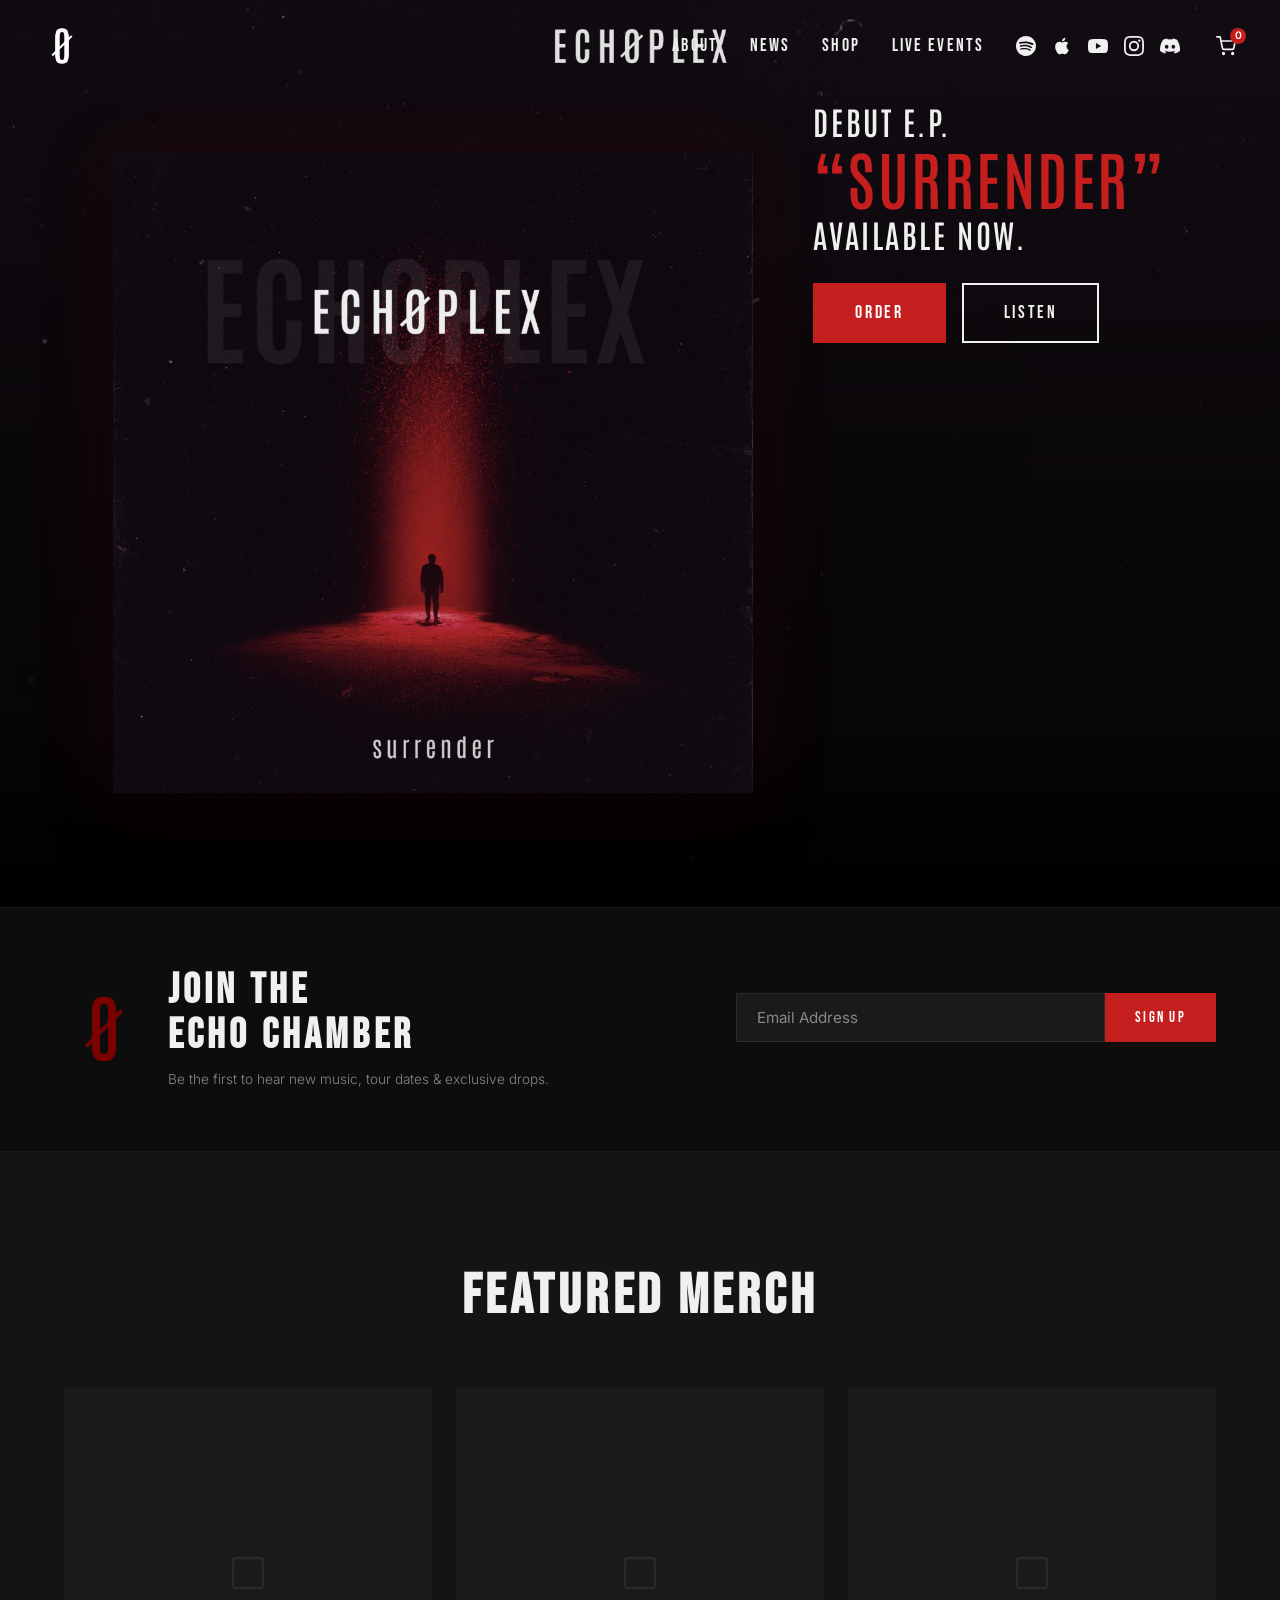
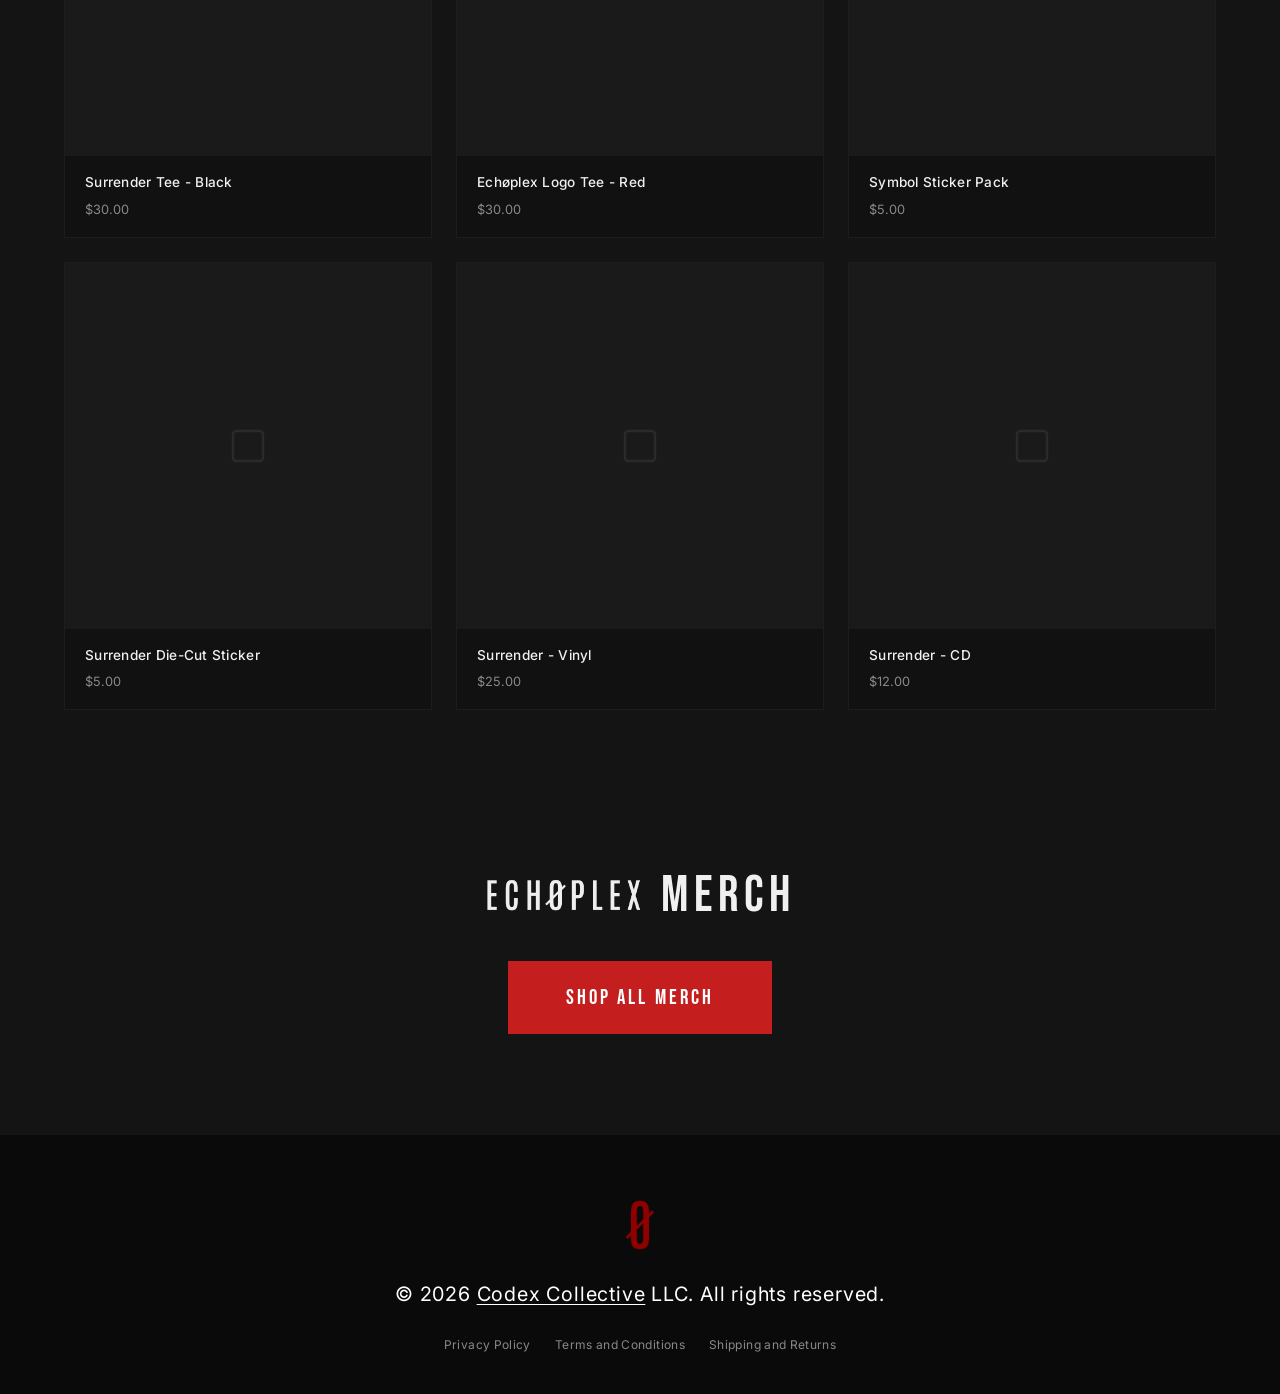
<file: index.html>
<!DOCTYPE html>
<html lang="en">
<head>
  <meta charset="UTF-8">
  <meta http-equiv="X-UA-Compatible" content="IE=edge">
  <meta name="viewport" content="width=device-width, initial-scale=1.0">
  <title>ECHØPLEX | Official Website</title>
  <meta name="description" content="ECHØPLEX - Debut E.P. 'Surrender' available now.">
  <link rel="icon" type="image/png" href="assets/symbol-logo.png">
  <link rel="preconnect" href="https://fonts.googleapis.com">
  <link rel="preconnect" href="https://fonts.gstatic.com" crossorigin>
  <link href="https://fonts.googleapis.com/css2?family=Antonio:wght@400;500;600;700&family=Inter:wght@300;400;500;600;700&family=Bebas+Neue&display=swap" rel="stylesheet">
  <link rel="stylesheet" href="css/style.css">
</head>
<body>

  <!-- Navigation -->
  <nav class="nav" id="nav">
    <div class="nav__logo">
      <a href="#"><img src="assets/symbol-logo.png" alt="Echøplex Symbol" class="nav__symbol"></a>
    </div>
    <div class="nav__center">
      <a href="#"><img src="assets/band-logo.png" alt="ECHØPLEX" class="nav__band-logo"></a>
    </div>
    <div class="nav__right">
      <ul class="nav__links">
        <li><a href="#" data-page="about">About</a></li>
        <li><a href="#" data-page="news">News</a></li>
        <li><a href="#" data-page="shop">Shop</a></li>
        <li><a href="#" data-page="events">Live Events</a></li>
      </ul>
      <div class="nav__socials">
        <a href="https://open.spotify.com/album/38xarzu0o4qIQT37YYgHBw" target="_blank" rel="noopener" aria-label="Spotify">
          <svg viewBox="0 0 24 24" fill="currentColor" width="20" height="20"><path d="M12 0C5.4 0 0 5.4 0 12s5.4 12 12 12 12-5.4 12-12S18.66 0 12 0zm5.521 17.34c-.24.359-.66.48-1.021.24-2.82-1.74-6.36-2.101-10.561-1.141-.418.122-.779-.179-.899-.539-.12-.421.18-.78.54-.9 4.56-1.021 8.52-.6 11.64 1.32.42.18.479.659.301 1.02zm1.44-3.3c-.301.42-.841.6-1.262.3-3.239-1.98-8.159-2.58-11.939-1.38-.479.12-1.02-.12-1.14-.6-.12-.48.12-1.021.6-1.141C9.6 9.9 15 10.561 18.72 12.84c.361.181.54.78.241 1.2zm.12-3.36C15.24 8.4 8.82 8.16 5.16 9.301c-.6.179-1.2-.181-1.38-.721-.18-.601.18-1.2.72-1.381 4.26-1.26 11.28-1.02 15.721 1.621.539.3.719 1.02.419 1.56-.299.421-1.02.599-1.559.3z"/></svg>
        </a>
        <a href="https://music.apple.com/us/album/surrender-ep/1879483796" target="_blank" rel="noopener" aria-label="Apple Music">
          <svg viewBox="0 0 24 24" fill="currentColor" width="20" height="20"><path d="M18.71 19.5c-.83 1.24-1.71 2.45-3.05 2.47-1.34.03-1.77-.79-3.29-.79-1.53 0-2 .77-3.27.82-1.31.05-2.3-1.32-3.14-2.53C4.25 17 2.94 12.45 4.7 9.39c.87-1.52 2.43-2.48 4.12-2.51 1.28-.02 2.5.87 3.29.87.78 0 2.26-1.07 3.8-.91.65.03 2.47.26 3.64 1.98-.09.06-2.17 1.28-2.15 3.81.03 3.02 2.65 4.03 2.68 4.04-.03.07-.42 1.44-1.38 2.83M13 3.5c.73-.83 1.94-1.46 2.94-1.5.13 1.17-.34 2.35-1.04 3.19-.69.85-1.83 1.51-2.95 1.42-.15-1.15.41-2.35 1.05-3.11z"/></svg>
        </a>
        <a href="https://www.youtube.com/@echoplex_music" target="_blank" rel="noopener" aria-label="YouTube">
          <svg viewBox="0 0 24 24" fill="currentColor" width="20" height="20"><path d="M23.498 6.186a3.016 3.016 0 00-2.122-2.136C19.505 3.545 12 3.545 12 3.545s-7.505 0-9.377.505A3.017 3.017 0 00.502 6.186C0 8.07 0 12 0 12s0 3.93.502 5.814a3.016 3.016 0 002.122 2.136c1.871.505 9.376.505 9.376.505s7.505 0 9.377-.505a3.015 3.015 0 002.122-2.136C24 15.93 24 12 24 12s0-3.93-.502-5.814zM9.545 15.568V8.432L15.818 12l-6.273 3.568z"/></svg>
        </a>
        <a href="https://www.instagram.com/echoplexmusicofficial/" target="_blank" rel="noopener" aria-label="Instagram">
          <svg viewBox="0 0 24 24" fill="currentColor" width="20" height="20"><path d="M12 2.163c3.204 0 3.584.012 4.85.07 3.252.148 4.771 1.691 4.919 4.919.058 1.265.069 1.645.069 4.849 0 3.205-.012 3.584-.069 4.849-.149 3.225-1.664 4.771-4.919 4.919-1.266.058-1.644.07-4.85.07-3.204 0-3.584-.012-4.849-.07-3.26-.149-4.771-1.699-4.919-4.92-.058-1.265-.07-1.644-.07-4.849 0-3.204.013-3.583.07-4.849.149-3.227 1.664-4.771 4.919-4.919 1.266-.057 1.645-.069 4.849-.069zM12 0C8.741 0 8.333.014 7.053.072 2.695.272.273 2.69.073 7.052.014 8.333 0 8.741 0 12c0 3.259.014 3.668.072 4.948.2 4.358 2.618 6.78 6.98 6.98C8.333 23.986 8.741 24 12 24c3.259 0 3.668-.014 4.948-.072 4.354-.2 6.782-2.618 6.979-6.98.059-1.28.073-1.689.073-4.948 0-3.259-.014-3.667-.072-4.947-.196-4.354-2.617-6.78-6.979-6.98C15.668.014 15.259 0 12 0zm0 5.838a6.162 6.162 0 100 12.324 6.162 6.162 0 000-12.324zM12 16a4 4 0 110-8 4 4 0 010 8zm6.406-11.845a1.44 1.44 0 100 2.881 1.44 1.44 0 000-2.881z"/></svg>
        </a>
        <a href="https://discord.gg/36GF5dfZ" target="_blank" rel="noopener" aria-label="Discord">
          <svg viewBox="0 0 24 24" fill="currentColor" width="20" height="20"><path d="M20.317 4.37a19.791 19.791 0 00-4.885-1.515.074.074 0 00-.079.037c-.21.375-.444.864-.608 1.25a18.27 18.27 0 00-5.487 0 12.64 12.64 0 00-.617-1.25.077.077 0 00-.079-.037A19.736 19.736 0 003.677 4.37a.07.07 0 00-.032.027C.533 9.046-.32 13.58.099 18.057a.082.082 0 00.031.057 19.9 19.9 0 005.993 3.03.078.078 0 00.084-.028c.462-.63.874-1.295 1.226-1.994a.076.076 0 00-.041-.106 13.107 13.107 0 01-1.872-.892.077.077 0 01-.008-.128 10.2 10.2 0 00.372-.292.074.074 0 01.077-.01c3.928 1.793 8.18 1.793 12.062 0a.074.074 0 01.078.01c.12.098.246.198.373.292a.077.077 0 01-.006.127 12.299 12.299 0 01-1.873.892.077.077 0 00-.041.107c.36.698.772 1.362 1.225 1.993a.076.076 0 00.084.028 19.839 19.839 0 006.002-3.03.077.077 0 00.032-.054c.5-5.177-.838-9.674-3.549-13.66a.061.061 0 00-.031-.03zM8.02 15.33c-1.183 0-2.157-1.085-2.157-2.419 0-1.333.956-2.419 2.157-2.419 1.21 0 2.176 1.096 2.157 2.42 0 1.333-.956 2.418-2.157 2.418zm7.975 0c-1.183 0-2.157-1.085-2.157-2.419 0-1.333.955-2.419 2.157-2.419 1.21 0 2.176 1.096 2.157 2.42 0 1.333-.946 2.418-2.157 2.418z"/></svg>
        </a>
      </div>
      <button class="nav__cart" id="cartToggle" aria-label="Shopping cart">
        <svg viewBox="0 0 24 24" fill="none" stroke="currentColor" stroke-width="2" stroke-linecap="round" stroke-linejoin="round" width="20" height="20"><circle cx="9" cy="21" r="1"/><circle cx="20" cy="21" r="1"/><path d="M1 1h4l2.68 13.39a2 2 0 002 1.61h9.72a2 2 0 002-1.61L23 6H6"/></svg>
        <span class="nav__cart-count" id="cartCount">0</span>
      </button>
      <button class="nav__hamburger" id="hamburger" aria-label="Toggle menu">
        <span></span>
        <span></span>
        <span></span>
      </button>
    </div>
  </nav>

  <!-- Mobile Menu Overlay -->
  <div class="mobile-menu" id="mobileMenu">
    <ul class="mobile-menu__links">
      <li><a href="#" data-page="about">About</a></li>
      <li><a href="#" data-page="news">News</a></li>
      <li><a href="#" data-page="shop">Shop</a></li>
      <li><a href="#" data-page="events">Live Events</a></li>
    </ul>
    <div class="mobile-menu__socials">
      <a href="https://open.spotify.com/album/38xarzu0o4qIQT37YYgHBw" target="_blank" rel="noopener" aria-label="Spotify">
        <svg viewBox="0 0 24 24" fill="currentColor" width="28" height="28"><path d="M12 0C5.4 0 0 5.4 0 12s5.4 12 12 12 12-5.4 12-12S18.66 0 12 0zm5.521 17.34c-.24.359-.66.48-1.021.24-2.82-1.74-6.36-2.101-10.561-1.141-.418.122-.779-.179-.899-.539-.12-.421.18-.78.54-.9 4.56-1.021 8.52-.6 11.64 1.32.42.18.479.659.301 1.02zm1.44-3.3c-.301.42-.841.6-1.262.3-3.239-1.98-8.159-2.58-11.939-1.38-.479.12-1.02-.12-1.14-.6-.12-.48.12-1.021.6-1.141C9.6 9.9 15 10.561 18.72 12.84c.361.181.54.78.241 1.2zm.12-3.36C15.24 8.4 8.82 8.16 5.16 9.301c-.6.179-1.2-.181-1.38-.721-.18-.601.18-1.2.72-1.381 4.26-1.26 11.28-1.02 15.721 1.621.539.3.719 1.02.419 1.56-.299.421-1.02.599-1.559.3z"/></svg>
      </a>
      <a href="https://music.apple.com/us/album/surrender-ep/1879483796" target="_blank" rel="noopener" aria-label="Apple Music">
        <svg viewBox="0 0 24 24" fill="currentColor" width="28" height="28"><path d="M18.71 19.5c-.83 1.24-1.71 2.45-3.05 2.47-1.34.03-1.77-.79-3.29-.79-1.53 0-2 .77-3.27.82-1.31.05-2.3-1.32-3.14-2.53C4.25 17 2.94 12.45 4.7 9.39c.87-1.52 2.43-2.48 4.12-2.51 1.28-.02 2.5.87 3.29.87.78 0 2.26-1.07 3.8-.91.65.03 2.47.26 3.64 1.98-.09.06-2.17 1.28-2.15 3.81.03 3.02 2.65 4.03 2.68 4.04-.03.07-.42 1.44-1.38 2.83M13 3.5c.73-.83 1.94-1.46 2.94-1.5.13 1.17-.34 2.35-1.04 3.19-.69.85-1.83 1.51-2.95 1.42-.15-1.15.41-2.35 1.05-3.11z"/></svg>
      </a>
      <a href="https://www.youtube.com/@echoplex_music" target="_blank" rel="noopener" aria-label="YouTube">
        <svg viewBox="0 0 24 24" fill="currentColor" width="28" height="28"><path d="M23.498 6.186a3.016 3.016 0 00-2.122-2.136C19.505 3.545 12 3.545 12 3.545s-7.505 0-9.377.505A3.017 3.017 0 00.502 6.186C0 8.07 0 12 0 12s0 3.93.502 5.814a3.016 3.016 0 002.122 2.136c1.871.505 9.376.505 9.376.505s7.505 0 9.377-.505a3.015 3.015 0 002.122-2.136C24 15.93 24 12 24 12s0-3.93-.502-5.814zM9.545 15.568V8.432L15.818 12l-6.273 3.568z"/></svg>
      </a>
      <a href="https://www.instagram.com/echoplexmusicofficial/" target="_blank" rel="noopener" aria-label="Instagram">
        <svg viewBox="0 0 24 24" fill="currentColor" width="28" height="28"><path d="M12 2.163c3.204 0 3.584.012 4.85.07 3.252.148 4.771 1.691 4.919 4.919.058 1.265.069 1.645.069 4.849 0 3.205-.012 3.584-.069 4.849-.149 3.225-1.664 4.771-4.919 4.919-1.266.058-1.644.07-4.85.07-3.204 0-3.584-.012-4.849-.07-3.26-.149-4.771-1.699-4.919-4.92-.058-1.265-.07-1.644-.07-4.849 0-3.204.013-3.583.07-4.849.149-3.227 1.664-4.771 4.919-4.919 1.266-.057 1.645-.069 4.849-.069zM12 0C8.741 0 8.333.014 7.053.072 2.695.272.273 2.69.073 7.052.014 8.333 0 8.741 0 12c0 3.259.014 3.668.072 4.948.2 4.358 2.618 6.78 6.98 6.98C8.333 23.986 8.741 24 12 24c3.259 0 3.668-.014 4.948-.072 4.354-.2 6.782-2.618 6.979-6.98.059-1.28.073-1.689.073-4.948 0-3.259-.014-3.667-.072-4.947-.196-4.354-2.617-6.78-6.979-6.98C15.668.014 15.259 0 12 0zm0 5.838a6.162 6.162 0 100 12.324 6.162 6.162 0 000-12.324zM12 16a4 4 0 110-8 4 4 0 010 8zm6.406-11.845a1.44 1.44 0 100 2.881 1.44 1.44 0 000-2.881z"/></svg>
      </a>
      <a href="https://discord.gg/36GF5dfZ" target="_blank" rel="noopener" aria-label="Discord">
        <svg viewBox="0 0 24 24" fill="currentColor" width="28" height="28"><path d="M20.317 4.37a19.791 19.791 0 00-4.885-1.515.074.074 0 00-.079.037c-.21.375-.444.864-.608 1.25a18.27 18.27 0 00-5.487 0 12.64 12.64 0 00-.617-1.25.077.077 0 00-.079-.037A19.736 19.736 0 003.677 4.37a.07.07 0 00-.032.027C.533 9.046-.32 13.58.099 18.057a.082.082 0 00.031.057 19.9 19.9 0 005.993 3.03.078.078 0 00.084-.028c.462-.63.874-1.295 1.226-1.994a.076.076 0 00-.041-.106 13.107 13.107 0 01-1.872-.892.077.077 0 01-.008-.128 10.2 10.2 0 00.372-.292.074.074 0 01.077-.01c3.928 1.793 8.18 1.793 12.062 0a.074.074 0 01.078.01c.12.098.246.198.373.292a.077.077 0 01-.006.127 12.299 12.299 0 01-1.873.892.077.077 0 00-.041.107c.36.698.772 1.362 1.225 1.993a.076.076 0 00.084.028 19.839 19.839 0 006.002-3.03.077.077 0 00.032-.054c.5-5.177-.838-9.674-3.549-13.66a.061.061 0 00-.031-.03zM8.02 15.33c-1.183 0-2.157-1.085-2.157-2.419 0-1.333.956-2.419 2.157-2.419 1.21 0 2.176 1.096 2.157 2.42 0 1.333-.956 2.418-2.157 2.418zm7.975 0c-1.183 0-2.157-1.085-2.157-2.419 0-1.333.955-2.419 2.157-2.419 1.21 0 2.176 1.096 2.157 2.42 0 1.333-.946 2.418-2.157 2.418z"/></svg>
      </a>
    </div>
  </div>

  <!-- ==================== HOMEPAGE ==================== -->
  <div id="homePage">

  <!-- Hero Section -->
  <section class="hero" id="hero">
    <div class="hero__bg">
      <img src="assets/hero-bg.png" alt="" class="hero__bg-img">
      <div class="hero__overlay"></div>
    </div>
    <div class="hero__content">
      <div class="hero__album">
        <img src="assets/album-cover.png" alt="Surrender E.P." class="hero__album-art">
      </div>
      <div class="hero__info">
        <p class="hero__callout">Debut E.P.<br><span class="hero__callout-title">&ldquo;Surrender&rdquo;</span><br>Available Now.</p>
        <div class="hero__buttons">
          <a href="#" class="btn btn--primary btn--pulse" data-page="shop">Order</a>
          <a href="https://lnk.to/echoplex-surrender" target="_blank" rel="noopener" class="btn btn--outline">Listen</a>
        </div>
        <div class="hero__spotify" id="media">
          <iframe style="border-radius:8px" src="https://open.spotify.com/embed/album/38xarzu0o4qIQT37YYgHBw?utm_source=generator&theme=0" width="100%" height="460" frameBorder="0" allowfullscreen="" allow="autoplay; clipboard-write; encrypted-media; fullscreen; picture-in-picture" loading="lazy"></iframe>
        </div>
      </div>
    </div>
  </section>

  <!-- Echo Chamber - Email Signup -->
  <section class="signup" id="signup">
    <div class="container">
      <div class="signup__inner">
        <div class="signup__left">
          <img src="assets/64tetra.png" alt="" class="signup__icon">
          <div class="signup__text">
            <h2 class="signup__title">Join the<br>Echo Chamber</h2>
            <p class="signup__subtitle">Be the first to hear new music, tour dates & exclusive drops.</p>
          </div>
        </div>
        <div class="signup__right">
          <form class="signup__form" id="signupForm">
            <div class="signup__form-row">
              <input type="email" placeholder="Email Address" class="signup__input" required>
              <button type="submit" class="btn btn--primary btn--sm">Sign Up</button>
            </div>
          </form>
          <p class="signup__confirmation" id="signupConfirmation">Welcome to the Echo Chamber.</p>
        </div>
      </div>
    </div>
  </section>

  <!-- Featured Merch -->
  <section class="merch" id="featuredMerch">
    <div class="container">
      <h2 class="section-title">Featured Merch</h2>
      <div class="merch__grid" id="featuredMerchGrid"></div>
    </div>
  </section>

  <!-- Merch Lockup -->
  <section class="merch-lockup">
    <div class="container">
      <div class="merch-lockup__inner">
        <div class="merch-lockup__brand">
          <img src="assets/band-logo.png" alt="ECHØPLEX" class="merch-lockup__logo">
          <span class="merch-lockup__text">Merch</span>
        </div>
        <a href="#" class="btn btn--primary btn--lg" id="shopAllBtn">Shop All Merch</a>
      </div>
    </div>
  </section>

  </div><!-- /homePage -->

  <!-- ==================== SHOP PAGE ==================== -->
  <div id="shopPage" class="shop-page" style="display:none;">
    <div class="container">
      <div class="shop-page__header">
        <h1 class="shop-page__title">Shop</h1>
        <div class="shop-page__filters">
          <button class="shop-filter active" data-filter="all">All</button>
          <button class="shop-filter" data-filter="apparel">Apparel</button>
          <button class="shop-filter" data-filter="stickers">Stickers</button>
          <button class="shop-filter" data-filter="music">Music</button>
        </div>
      </div>
      <div class="shop-page__config" id="shopifyConfig">
        <p><strong>Shopify not connected.</strong> Add your Storefront API credentials in <code>js/shopify.js</code> to load products from your store.</p>
      </div>
      <div class="shop-page__grid" id="shopGrid">
        <div class="shop-card" data-category="apparel">
          <div class="shop-card__img">
            <div class="merch__placeholder"><svg viewBox="0 0 24 24" fill="none" stroke="currentColor" stroke-width="1.5" width="40" height="40"><path d="M20.38 3.46L16 2 12 3.5 8 2 3.62 3.46a1 1 0 00-.62.94V20a1 1 0 001 1h16a1 1 0 001-1V4.4a1 1 0 00-.62-.94zM8 2v20M16 2v20"/></svg></div>
          </div>
          <div class="shop-card__info">
            <h3>Surrender Tee - Black</h3>
            <p class="shop-card__price">$30.00</p>
            <button class="btn btn--primary btn--sm shop-card__add" data-id="surrender-tee-black" data-name="Surrender Tee - Black" data-price="30.00">Add to Cart</button>
          </div>
        </div>
        <div class="shop-card" data-category="apparel">
          <div class="shop-card__img">
            <div class="merch__placeholder"><svg viewBox="0 0 24 24" fill="none" stroke="currentColor" stroke-width="1.5" width="40" height="40"><path d="M20.38 3.46L16 2 12 3.5 8 2 3.62 3.46a1 1 0 00-.62.94V20a1 1 0 001 1h16a1 1 0 001-1V4.4a1 1 0 00-.62-.94zM8 2v20M16 2v20"/></svg></div>
          </div>
          <div class="shop-card__info">
            <h3>Echøplex Logo Tee - Red</h3>
            <p class="shop-card__price">$30.00</p>
            <button class="btn btn--primary btn--sm shop-card__add" data-id="echoplex-logo-tee-red" data-name="Echøplex Logo Tee - Red" data-price="30.00">Add to Cart</button>
          </div>
        </div>
        <div class="shop-card" data-category="stickers">
          <div class="shop-card__img">
            <div class="merch__placeholder"><svg viewBox="0 0 24 24" fill="none" stroke="currentColor" stroke-width="1.5" width="40" height="40"><rect x="3" y="3" width="18" height="18" rx="2"/><path d="M3 3l18 18M21 3L3 21"/></svg></div>
          </div>
          <div class="shop-card__info">
            <h3>Symbol Sticker Pack</h3>
            <p class="shop-card__price">$5.00</p>
            <button class="btn btn--primary btn--sm shop-card__add" data-id="symbol-sticker-pack" data-name="Symbol Sticker Pack" data-price="5.00">Add to Cart</button>
          </div>
        </div>
        <div class="shop-card" data-category="stickers">
          <div class="shop-card__img">
            <div class="merch__placeholder"><svg viewBox="0 0 24 24" fill="none" stroke="currentColor" stroke-width="1.5" width="40" height="40"><rect x="3" y="3" width="18" height="18" rx="2"/><path d="M3 3l18 18M21 3L3 21"/></svg></div>
          </div>
          <div class="shop-card__info">
            <h3>Surrender Die-Cut Sticker</h3>
            <p class="shop-card__price">$5.00</p>
            <button class="btn btn--primary btn--sm shop-card__add" data-id="surrender-die-cut-sticker" data-name="Surrender Die-Cut Sticker" data-price="5.00">Add to Cart</button>
          </div>
        </div>
        <div class="shop-card" data-category="music">
          <div class="shop-card__img">
            <div class="merch__placeholder"><svg viewBox="0 0 24 24" fill="none" stroke="currentColor" stroke-width="1.5" width="40" height="40"><circle cx="12" cy="12" r="10"/><circle cx="12" cy="12" r="3"/></svg></div>
          </div>
          <div class="shop-card__info">
            <h3>Surrender - Vinyl</h3>
            <p class="shop-card__price">$25.00</p>
            <button class="btn btn--primary btn--sm shop-card__add" data-id="surrender-vinyl" data-name="Surrender - Vinyl" data-price="25.00">Add to Cart</button>
          </div>
        </div>
        <div class="shop-card" data-category="music">
          <div class="shop-card__img">
            <div class="merch__placeholder"><svg viewBox="0 0 24 24" fill="none" stroke="currentColor" stroke-width="1.5" width="40" height="40"><circle cx="12" cy="12" r="10"/><circle cx="12" cy="12" r="1"/></svg></div>
          </div>
          <div class="shop-card__info">
            <h3>Surrender - CD</h3>
            <p class="shop-card__price">$12.00</p>
            <button class="btn btn--primary btn--sm shop-card__add" data-id="surrender-cd" data-name="Surrender - CD" data-price="12.00">Add to Cart</button>
          </div>
        </div>
      </div>
    </div>
  </div><!-- /shopPage -->

  <!-- ==================== PRODUCT DETAIL PAGE ==================== -->
  <div id="productPage" class="pdp" style="display:none;">
    <div class="container">
      <nav class="pdp__breadcrumb">
        <a href="#" data-page="shop" class="pdp__back">Shop</a>
        <span>/</span>
        <span id="pdpBreadcrumbTitle">Product</span>
      </nav>
      <div class="pdp__layout">
        <div class="pdp__gallery">
          <div class="pdp__image" id="pdpImage">
            <div class="merch__placeholder">
              <svg viewBox="0 0 24 24" fill="none" stroke="currentColor" stroke-width="1.5" width="64" height="64"><rect x="3" y="3" width="18" height="18" rx="2"/></svg>
            </div>
          </div>
          <div class="pdp__thumbs" id="pdpThumbs"></div>
        </div>
        <div class="pdp__details">
          <h1 class="pdp__title" id="pdpTitle">Product Name</h1>
          <p class="pdp__price" id="pdpPrice">$0.00</p>
          <div class="pdp__variants" id="pdpVariants" style="display:none;">
            <p class="pdp__variant-label">Size</p>
            <div class="pdp__variant-options" id="pdpVariantOptions"></div>
          </div>
          <div class="pdp__actions">
            <div class="pdp__qty">
              <button class="pdp__qty-btn" id="pdpQtyMinus">−</button>
              <input type="number" class="pdp__qty-input" id="pdpQty" value="1" min="1" max="99">
              <button class="pdp__qty-btn" id="pdpQtyPlus">+</button>
            </div>
            <button class="btn btn--primary btn--lg pdp__add-to-cart" id="pdpAddToCart">Add to Cart</button>
          </div>
          <div class="pdp__description" id="pdpDescription"></div>
        </div>
      </div>
    </div>
  </div><!-- /productPage -->

  <!-- ==================== ABOUT PAGE ==================== -->
  <div id="aboutPage" class="about-page" style="display:none;">

    <!-- Bio Section -->
    <section class="about-bio">
      <div class="container">
        <div class="about-bio__layout">
          <div class="about-bio__photo">
            <img src="assets/band-photo.png" alt="Echøplex" loading="lazy">
          </div>
          <div class="about-bio__text">
            <h2>The Story</h2>
            <p>Echoplex fuses nu metal, industrial, '90s alternative, and modern metal into a sound that feels both familiar and forward-leaning. Their music reflects a world caught in recursive collapse—externally fractured, internally conflicted—while exploring the repeating cycles within society, humanity, and the self.</p>
            <p>Through Echoplex and their creative hub, Codex Collective, the project pursues evolution through sound—confronting chaos, extracting meaning, and moving toward ascension both musically and philosophically. The result is a body of work that sits at the intersection of analog instinct and digital consciousness.</p>
            <p>All lyrics written by Sammy Mata and Rob Hoyt. All music written, performed, and recorded by Echoplex.</p>
          </div>
        </div>
      </div>
    </section>

    <!-- Contact / Booking -->
    <section class="about-contact">
      <div class="container">
        <div class="about-contact__layout">
          <div class="about-contact__info">
            <h2>Contact &amp; Booking</h2>
            <div class="about-contact__row">
              <span class="about-contact__label">Booking</span>
              <a href="mailto:booking@echoplexmusic.com">booking@echoplexmusic.com</a>
            </div>
            <div class="about-contact__row">
              <span class="about-contact__label">Management</span>
              <a href="mailto:mgmt@codexcollectivemusic.com">mgmt@codexcollectivemusic.com</a>
            </div>
            <div class="about-contact__row">
              <span class="about-contact__label">Press</span>
              <a href="mailto:press@echoplexmusic.com">press@echoplexmusic.com</a>
            </div>
          </div>
          <div class="about-contact__epk">
            <p>View the full Electronic Press Kit including bio, members, discography, and contact information.</p>
            <a href="epk/" target="_blank" class="btn btn--primary">View EPK</a>
          </div>
        </div>
      </div>
    </section>

    <!-- Members Section -->
    <section class="about-members">
      <div class="container">
        <h2 class="section-title">The Project</h2>
        <div class="about-members__grid about-members__grid--two">
          <div class="about-member">
            <div class="about-member__photo">
              <img src="assets/sammy.png" alt="Sammy Mata">
            </div>
            <h3>Sammy Mata</h3>
            <p>Vocals / Guitar / Programming</p>
          </div>
          <div class="about-member">
            <div class="about-member__photo">
              <img src="assets/rob.png" alt="Rob Hoyt">
            </div>
            <h3>Rob Hoyt</h3>
            <p>Vocals / Guitar / Bass / Drums / Programming / Synth</p>
          </div>
        </div>
      </div>
    </section>

    <!-- Stats -->
    <section class="about-stats">
      <div class="container">
        <div class="about-stats__grid">
          <div class="about-stat">
            <span class="about-stat__number">5,000</span>
            <span class="about-stat__label">Streams</span>
          </div>
          <div class="about-stat">
            <span class="about-stat__number">1</span>
            <span class="about-stat__label">Releases</span>
          </div>
          <div class="about-stat">
            <span class="about-stat__number">5</span>
            <span class="about-stat__label">Tracks</span>
          </div>
          <div class="about-stat">
            <span class="about-stat__number">2026</span>
            <span class="about-stat__label">Est.</span>
          </div>
        </div>
      </div>
    </section>

  </div><!-- /aboutPage -->

  <!-- ==================== NEWS PAGE ==================== -->
  <div id="newsPage" class="news-page" style="display:none;">
    <div class="container">
      <h1 class="news-page__title">News</h1>
      <div class="news-page__tabs">
        <button class="news-tab active" data-tab="feed">News</button>
        <button class="news-tab" data-tab="instagram">Instagram</button>
      </div>
      <div class="news-page__layout">
      <div class="news-feed" id="newsFeed">

        <!-- Post - Debut EP Launch -->
        <article class="news-post" data-post-id="ep-launch">
          <div class="news-post__header">
            <img src="assets/symbol-logo.png" alt="" class="news-post__avatar">
            <div class="news-post__meta">
              <span class="news-post__author">ECHØPLEX</span>
              <span class="news-post__time">Feb 22, 2026</span>
            </div>
          </div>
          <div class="news-post__body">
            <p>Our debut E.P. is now live on Spotify, Apple Music and all your favorite streaming platforms. <a href="https://lnk.to/echoplex-surrender" target="_blank" rel="noopener">lnk.to/echoplex-surrender</a></p>
            <p>Visit our shop for our latest merch and be sure to join the Echo Chamber to get all the latest information before it hits our socials.</p>
          </div>
          <div class="news-post__media">
            <img src="assets/album-cover.png" alt="Surrender E.P. cover art" loading="lazy">
          </div>
          <div class="news-post__reactions">
            <button class="news-reaction" data-type="heart">
              <svg viewBox="0 0 24 24" fill="none" stroke="currentColor" stroke-width="2" width="18" height="18"><path d="M20.84 4.61a5.5 5.5 0 00-7.78 0L12 5.67l-1.06-1.06a5.5 5.5 0 00-7.78 7.78l1.06 1.06L12 21.23l7.78-7.78 1.06-1.06a5.5 5.5 0 000-7.78z"/></svg>
              <span>0</span>
            </button>
            <button class="news-reaction news-reaction--comment" data-type="comment">
              <svg viewBox="0 0 24 24" fill="none" stroke="currentColor" stroke-width="2" width="18" height="18"><path d="M21 15a2 2 0 01-2 2H7l-4 4V5a2 2 0 012-2h14a2 2 0 012 2z"/></svg>
              <span>0</span>
            </button>
          </div>
          <div class="news-comments" style="display:none;">
            <div class="news-comment__input">
              <div class="news-comment__avatar"><img src="assets/symbol-logo.png" alt=""></div>
              <input type="text" placeholder="Write a reply...">
              <button class="btn btn--primary btn--sm">Reply</button>
            </div>
          </div>
        </article>

      </div>
      <aside class="news-sidebar">
        <div class="news-sidebar__header">
          <svg viewBox="0 0 24 24" fill="currentColor" width="18" height="18"><path d="M12 2.163c3.204 0 3.584.012 4.85.07 3.252.148 4.771 1.691 4.919 4.919.058 1.265.069 1.645.069 4.849 0 3.205-.012 3.584-.069 4.849-.149 3.225-1.664 4.771-4.919 4.919-1.266.058-1.644.07-4.85.07-3.204 0-3.584-.012-4.849-.07-3.26-.149-4.771-1.699-4.919-4.92-.058-1.265-.07-1.644-.07-4.849 0-3.204.013-3.583.07-4.849.149-3.227 1.664-4.771 4.919-4.919 1.266-.057 1.645-.069 4.849-.069zM12 0C8.741 0 8.333.014 7.053.072 2.695.272.273 2.69.073 7.052.014 8.333 0 8.741 0 12c0 3.259.014 3.668.072 4.948.2 4.358 2.618 6.78 6.98 6.98C8.333 23.986 8.741 24 12 24c3.259 0 3.668-.014 4.948-.072 4.354-.2 6.782-2.618 6.979-6.98.059-1.28.073-1.689.073-4.948 0-3.259-.014-3.667-.072-4.947-.196-4.354-2.617-6.78-6.979-6.98C15.668.014 15.259 0 12 0zm0 5.838a6.162 6.162 0 100 12.324 6.162 6.162 0 000-12.324zM12 16a4 4 0 110-8 4 4 0 010 8zm6.406-11.845a1.44 1.44 0 100 2.881 1.44 1.44 0 000-2.881z"/></svg>
          <span>@echoplexmusicofficial</span>
          <a href="https://www.instagram.com/echoplexmusicofficial/" target="_blank" rel="noopener" class="news-sidebar__follow">Follow</a>
        </div>
        <div class="news-sidebar__embed">
          <script src="https://www.instagram.com/embed.js" async></script>
          <blockquote class="instagram-media" data-instgrm-permalink="https://www.instagram.com/echoplexmusicofficial/" data-instgrm-version="14" style="background:#000; border:0; border-radius:0; margin:0; max-width:100%; min-width:100%; padding:0; width:100%;"></blockquote>
        </div>
        <div class="news-sidebar__fallback">
          <a href="https://www.instagram.com/echoplexmusicofficial/" target="_blank" rel="noopener" class="news-sidebar__link">
            <div class="news-sidebar__placeholder">
              <svg viewBox="0 0 24 24" fill="currentColor" width="48" height="48" opacity="0.3"><path d="M12 2.163c3.204 0 3.584.012 4.85.07 3.252.148 4.771 1.691 4.919 4.919.058 1.265.069 1.645.069 4.849 0 3.205-.012 3.584-.069 4.849-.149 3.225-1.664 4.771-4.919 4.919-1.266.058-1.644.07-4.85.07-3.204 0-3.584-.012-4.849-.07-3.26-.149-4.771-1.699-4.919-4.92-.058-1.265-.07-1.644-.07-4.849 0-3.204.013-3.583.07-4.849.149-3.227 1.664-4.771 4.919-4.919 1.266-.057 1.645-.069 4.849-.069zM12 0C8.741 0 8.333.014 7.053.072 2.695.272.273 2.69.073 7.052.014 8.333 0 8.741 0 12c0 3.259.014 3.668.072 4.948.2 4.358 2.618 6.78 6.98 6.98C8.333 23.986 8.741 24 12 24c3.259 0 3.668-.014 4.948-.072 4.354-.2 6.782-2.618 6.979-6.98.059-1.28.073-1.689.073-4.948 0-3.259-.014-3.667-.072-4.947-.196-4.354-2.617-6.78-6.979-6.98C15.668.014 15.259 0 12 0zm0 5.838a6.162 6.162 0 100 12.324 6.162 6.162 0 000-12.324zM12 16a4 4 0 110-8 4 4 0 010 8zm6.406-11.845a1.44 1.44 0 100 2.881 1.44 1.44 0 000-2.881z"/></svg>
              <p>View on Instagram</p>
            </div>
          </a>
        </div>
      </aside>
      </div>
    </div>
  </div><!-- /newsPage -->

  <!-- ==================== LIVE EVENTS PAGE ==================== -->
  <div id="eventsPage" class="events-page" style="display:none;">
    <div class="container">
      <h1 class="events-page__title">Live Events</h1>
      <div class="events-page__empty">
        <div class="events-page__empty-icon">
          <svg viewBox="0 0 24 24" fill="none" stroke="currentColor" stroke-width="1.5" width="56" height="56"><rect x="3" y="4" width="18" height="18" rx="2" ry="2"/><line x1="16" y1="2" x2="16" y2="6"/><line x1="8" y1="2" x2="8" y2="6"/><line x1="3" y1="10" x2="21" y2="10"/></svg>
        </div>
        <h2>No Shows Announced Yet</h2>
        <p>Join the Echo Chamber to be the first to know when dates drop.</p>
        <a href="#" class="btn btn--primary" id="eventsSignupBtn">Join the Echo Chamber</a>
      </div>
      <div class="events-list" id="eventsList">
        <div class="event-row">
          <div class="event-row__date">
            <span class="event-row__month">TBA</span>
            <span class="event-row__day">--</span>
          </div>
          <div class="event-row__info">
            <h3>City &amp; Venue TBA</h3>
            <p>First live dates coming soon</p>
          </div>
          <div class="event-row__action">
            <span class="event-row__notify">Notify Me</span>
          </div>
        </div>
      </div>
    </div>
  </div><!-- /eventsPage -->

  <!-- ==================== PRIVACY POLICY PAGE ==================== -->
  <div id="privacyPage" class="legal-page" style="display:none;">
    <div class="container">
      <h1 class="legal-page__title">Privacy Policy</h1>
      <div class="legal-page__content">
        <p><strong>Last updated:</strong> February 2026</p>
        <h2>1. Information We Collect</h2>
        <p>We collect information you provide directly, such as your email address when joining the Echo Chamber mailing list, or your username when creating a profile to comment on news posts.</p>
        <h2>2. How We Use Your Information</h2>
        <p>We use the information we collect to send you updates about new music, tour dates, merch drops, and other Echøplex news. We do not sell or share your personal information with third parties for marketing purposes.</p>
        <h2>3. Cookies</h2>
        <p>Our website uses localStorage to save your cart contents, user profile, and site preferences. No third-party tracking cookies are used beyond those required by embedded services (Spotify, Shopify).</p>
        <h2>4. Third-Party Services</h2>
        <p>Our site integrates with Spotify (music player), Shopify (merchandise store), and social media platforms. These services have their own privacy policies governing their use of your data.</p>
        <h2>5. Contact</h2>
        <p>For privacy-related inquiries, contact us at <a href="mailto:press@echoplexmusic.com">press@echoplexmusic.com</a>.</p>
      </div>
    </div>
  </div>

  <!-- ==================== TERMS PAGE ==================== -->
  <div id="termsPage" class="legal-page" style="display:none;">
    <div class="container">
      <h1 class="legal-page__title">Terms and Conditions</h1>
      <div class="legal-page__content">
        <p><strong>Last updated:</strong> February 2026</p>
        <h2>1. Acceptance of Terms</h2>
        <p>By accessing and using this website, you accept and agree to be bound by these terms and conditions.</p>
        <h2>2. Intellectual Property</h2>
        <p>All content on this website — including music, artwork, logos, text, and design — is the property of Codex Collective LLC and is protected by copyright law. You may not reproduce, distribute, or create derivative works without written permission.</p>
        <h2>3. User Content</h2>
        <p>By posting comments on our News feed, you grant us a non-exclusive license to display your comments on the site. You are responsible for the content you post and agree not to post offensive, harmful, or illegal content.</p>
        <h2>4. Purchases</h2>
        <p>All merchandise purchases are processed through Shopify. By completing a purchase, you agree to Shopify's terms of service in addition to ours.</p>
        <h2>5. Limitation of Liability</h2>
        <p>This website is provided "as is" without warranties of any kind. Codex Collective LLC shall not be liable for any damages arising from the use of this website.</p>
        <h2>6. Contact</h2>
        <p>For questions about these terms, contact <a href="mailto:press@echoplexmusic.com">press@echoplexmusic.com</a>.</p>
      </div>
    </div>
  </div>

  <!-- ==================== SHIPPING PAGE ==================== -->
  <div id="shippingPage" class="legal-page" style="display:none;">
    <div class="container">
      <h1 class="legal-page__title">Shipping and Returns</h1>
      <div class="legal-page__content">
        <h2>Shipping</h2>
        <p>All orders are processed within 3-5 business days. Shipping times vary by location:</p>
        <ul>
          <li><strong>Domestic (US):</strong> 5-7 business days via USPS</li>
          <li><strong>International:</strong> 10-21 business days depending on destination</li>
        </ul>
        <p>Tracking information will be provided via email once your order ships.</p>
        <h2>Returns</h2>
        <p>We accept returns within 30 days of delivery for unworn, unwashed items in original condition. To initiate a return, contact us at the email below with your order number.</p>
        <h2>Exchanges</h2>
        <p>We offer exchanges for different sizes on apparel items, subject to availability. Contact us to arrange an exchange.</p>
        <h2>Damaged Items</h2>
        <p>If your order arrives damaged, please contact us within 7 days of delivery with photos of the damage and we will send a replacement.</p>
        <h2>Contact</h2>
        <p>For shipping or returns inquiries, email <a href="mailto:mgmt@codexcollectivemusic.com">mgmt@codexcollectivemusic.com</a>.</p>
      </div>
    </div>
  </div>

  <!-- Footer -->
  <footer class="footer">
    <div class="container">
      <div class="footer__inner">
        <img src="assets/footer-logo.png" alt="Echøplex" class="footer__logo">
        <p class="footer__copy">&copy; 2026 <a href="https://codexcollectivemusic.com" target="_blank" rel="noopener">Codex Collective</a> LLC. All rights reserved.</p>
        <div class="footer__links">
          <a href="#" data-page="privacy">Privacy Policy</a>
          <a href="#" data-page="terms">Terms and Conditions</a>
          <a href="#" data-page="shipping">Shipping and Returns</a>
        </div>
      </div>
    </div>
  </footer>

  <!-- Username Signup Panel -->
  <div class="user-overlay" id="userOverlay"></div>
  <aside class="user-panel" id="userPanel">
    <div class="user-panel__header">
      <h2>Create Your Profile</h2>
      <button class="user-panel__close" id="userPanelClose" aria-label="Close">
        <svg viewBox="0 0 24 24" fill="none" stroke="currentColor" stroke-width="2" stroke-linecap="round" stroke-linejoin="round" width="24" height="24"><path d="M18 6L6 18M6 6l12 12"/></svg>
      </button>
    </div>
    <div class="user-panel__body">
      <p class="user-panel__desc">Choose a username to join the conversation.</p>
      <form class="user-panel__form" id="userForm">
        <div class="user-panel__field">
          <label for="userUsername">Username</label>
          <input type="text" id="userUsername" placeholder="your_name" required>
        </div>
        <div class="user-panel__field">
          <label for="userEmail">Email</label>
          <input type="email" id="userEmail" placeholder="you@email.com" required>
        </div>
        <button type="submit" class="btn btn--primary btn--lg user-panel__save">Save</button>
      </form>
    </div>
  </aside>

  <!-- Cart Side Panel -->
  <div class="cart-overlay" id="cartOverlay"></div>
  <aside class="cart-panel" id="cartPanel">
    <div class="cart-panel__header">
      <h2>Your Cart</h2>
      <button class="cart-panel__close" id="cartClose" aria-label="Close cart">
        <svg viewBox="0 0 24 24" fill="none" stroke="currentColor" stroke-width="2" stroke-linecap="round" stroke-linejoin="round" width="24" height="24"><path d="M18 6L6 18M6 6l12 12"/></svg>
      </button>
    </div>
    <div class="cart-panel__body" id="cartBody">
      <div class="cart-panel__empty">
        <svg viewBox="0 0 24 24" fill="none" stroke="currentColor" stroke-width="1.5" stroke-linecap="round" stroke-linejoin="round" width="48" height="48"><circle cx="9" cy="21" r="1"/><circle cx="20" cy="21" r="1"/><path d="M1 1h4l2.68 13.39a2 2 0 002 1.61h9.72a2 2 0 002-1.61L23 6H6"/></svg>
        <p>Your cart is empty</p>
        <a href="#shop" class="btn btn--primary btn--sm" id="cartShopBtn">Shop Now</a>
      </div>
    </div>
    <div class="cart-panel__footer" id="cartFooter" style="display: none;">
      <div class="cart-panel__total">
        <span>Total</span>
        <span id="cartTotal">$0.00</span>
      </div>
      <a href="#" class="btn btn--primary btn--lg cart-panel__checkout">Checkout</a>
    </div>
  </aside>

  <script src="js/shopify.js"></script>
  <script src="js/supabase.js"></script>
  <script src="js/main.js"></script>
</body>
</html>
</file>
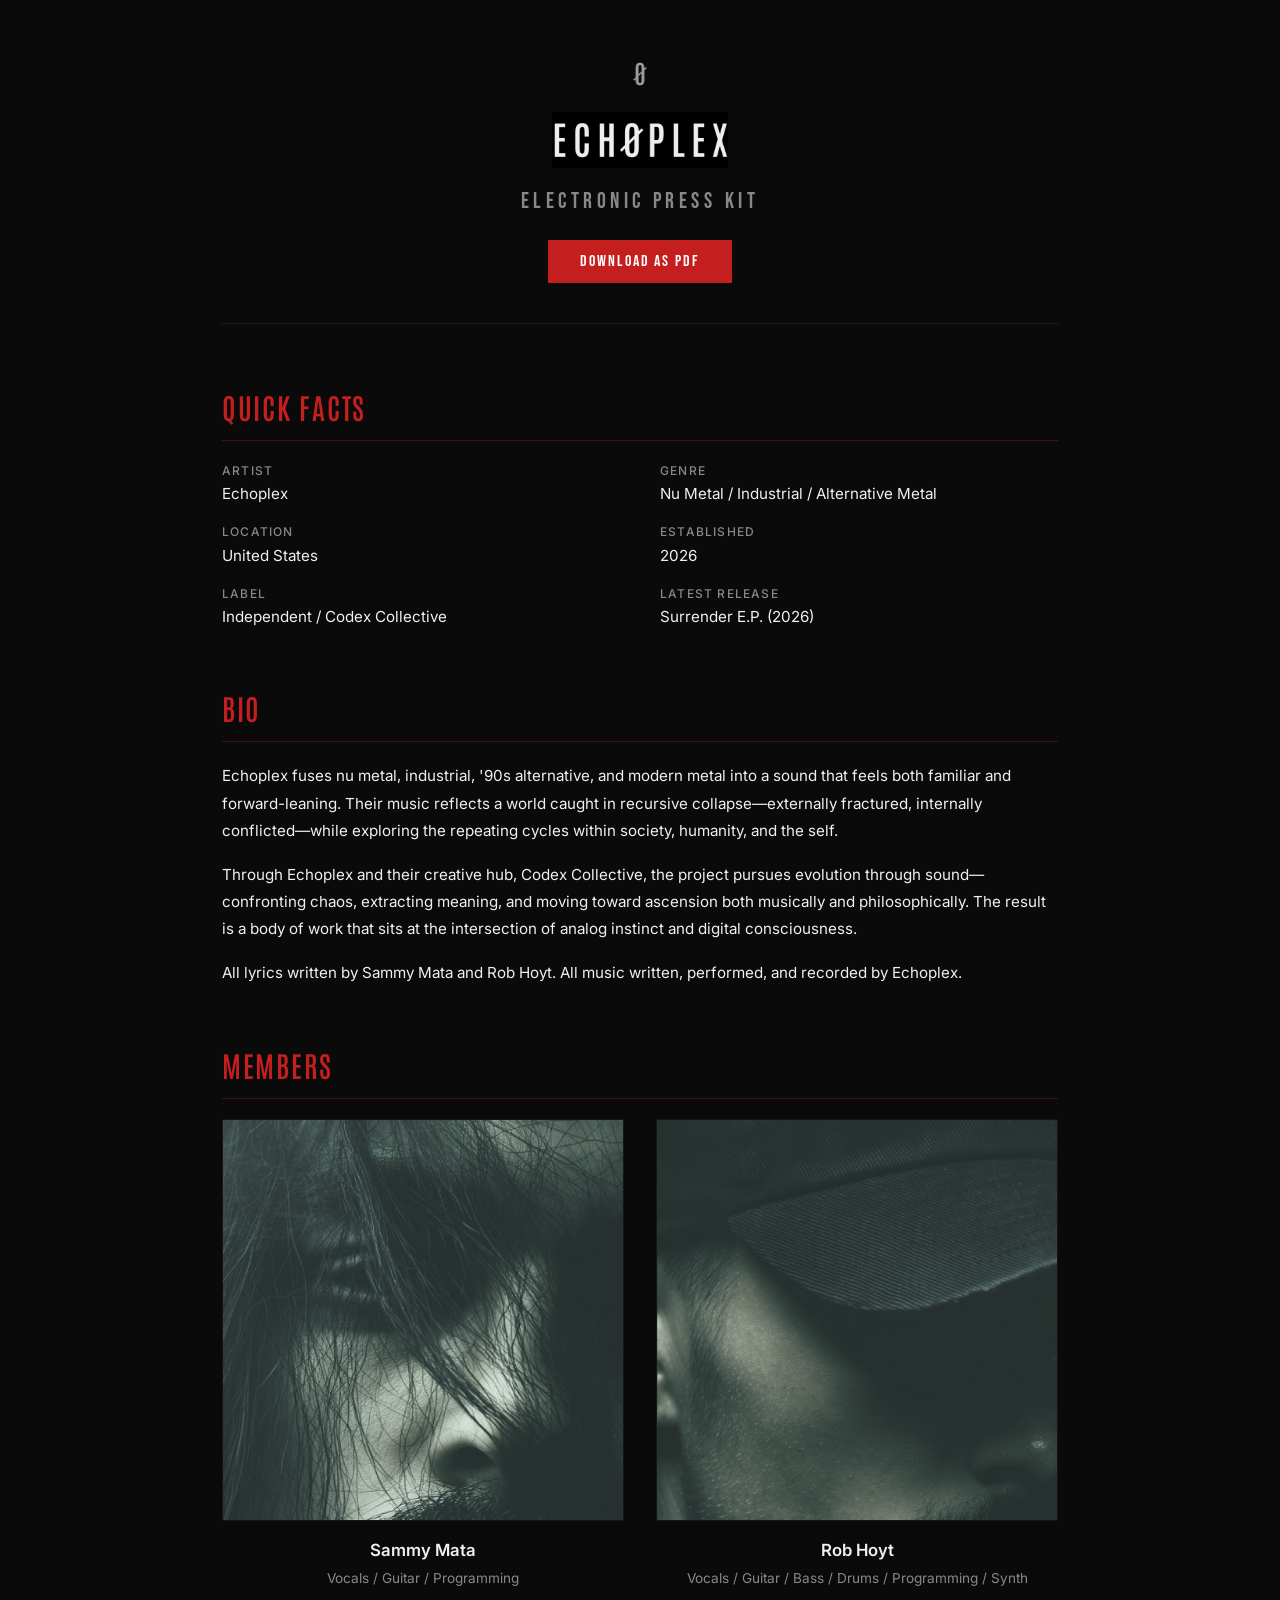
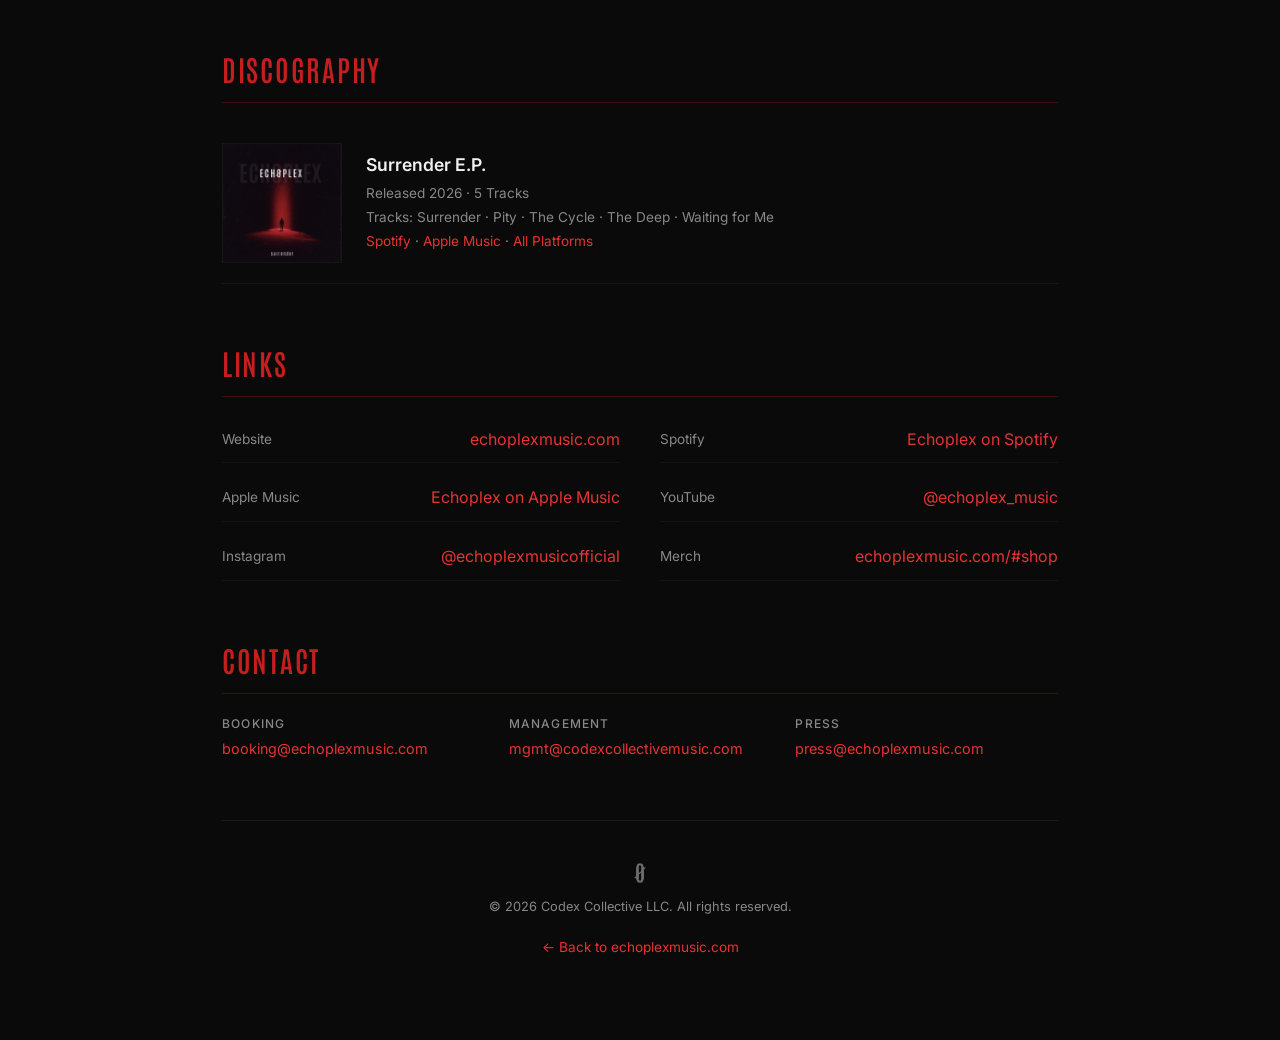
<file: epk/index.html>
<!DOCTYPE html>
<html lang="en">
<head>
  <meta charset="UTF-8">
  <meta name="viewport" content="width=device-width, initial-scale=1.0">
  <title>ECHØPLEX — Electronic Press Kit</title>
  <link rel="icon" type="image/png" href="../assets/symbol-logo.png">
  <link href="https://fonts.googleapis.com/css2?family=Antonio:wght@400;500;600;700&family=Inter:wght@300;400;500;600;700&family=Bebas+Neue&display=swap" rel="stylesheet">
  <style>
    *, *::before, *::after { margin: 0; padding: 0; box-sizing: border-box; }
    :root {
      --red: #c41e1e;
      --red-glow: #e63333;
      --black: #0a0a0a;
      --white: #f0f0f0;
      --gray: #888;
      --font-body: 'Inter', -apple-system, sans-serif;
      --font-display: 'Bebas Neue', Impact, sans-serif;
      --font-title: 'Antonio', sans-serif;
    }
    html { -webkit-font-smoothing: antialiased; }
    body { font-family: var(--font-body); background: var(--black); color: var(--white); line-height: 1.6; }
    a { color: var(--red-glow); text-decoration: none; }
    a:hover { text-decoration: underline; }
    img { max-width: 100%; display: block; }

    .epk { max-width: 900px; margin: 0 auto; padding: 60px 32px 80px; }

    .epk__header { text-align: center; margin-bottom: 60px; border-bottom: 1px solid rgba(255,255,255,0.08); padding-bottom: 40px; }
    .epk__logo { height: 28px; margin: 0 auto 24px; opacity: 0.6; }
    .epk__band-logo { height: 56px; margin: 0 auto 16px; }
    .epk__subtitle { font-family: var(--font-display); font-size: 1.4rem; letter-spacing: 0.2em; color: var(--gray); text-transform: uppercase; margin-bottom: 20px; }
    .epk__download-btn { display: inline-block; padding: 12px 32px; background: var(--red); color: #fff; font-family: var(--font-display); font-size: 1rem; letter-spacing: 0.12em; text-transform: uppercase; text-decoration: none; transition: background 0.3s ease; border: none; cursor: pointer; }
    .epk__download-btn:hover { background: var(--red-glow); text-decoration: none; }

    .epk__section { margin-bottom: 56px; }
    .epk__section-title { font-family: var(--font-title); font-size: 1.8rem; font-weight: 600; letter-spacing: 0.06em; text-transform: uppercase; color: var(--red); margin-bottom: 20px; padding-bottom: 10px; border-bottom: 1px solid rgba(196,30,30,0.3); }

    .epk__bio p { margin-bottom: 16px; font-size: 0.95rem; color: var(--white); line-height: 1.8; }

    .epk__quick-facts { display: grid; grid-template-columns: 1fr 1fr; gap: 16px 40px; }
    .epk__fact { display: flex; flex-direction: column; gap: 2px; }
    .epk__fact-label { font-size: 0.75rem; text-transform: uppercase; letter-spacing: 0.1em; color: var(--gray); font-weight: 500; }
    .epk__fact-value { font-size: 0.95rem; color: var(--white); }

    .epk__members { display: grid; grid-template-columns: 1fr 1fr; gap: 32px; }
    .epk__member { text-align: center; }
    .epk__member-photo { width: 100%; aspect-ratio: 1; object-fit: cover; margin-bottom: 16px; border: 1px solid rgba(255,255,255,0.05); }
    .epk__member-name { font-family: var(--font-body); font-size: 1.05rem; font-weight: 600; margin-bottom: 4px; }
    .epk__member-role { font-size: 0.85rem; color: var(--gray); }

    .epk__discography-item { display: flex; gap: 24px; align-items: center; padding: 20px 0; border-bottom: 1px solid rgba(255,255,255,0.05); }
    .epk__album-art { width: 120px; height: 120px; object-fit: cover; flex-shrink: 0; border: 1px solid rgba(255,255,255,0.05); }
    .epk__album-info h3 { font-size: 1.1rem; font-weight: 600; margin-bottom: 4px; }
    .epk__album-info p { font-size: 0.85rem; color: var(--gray); margin-bottom: 2px; }

    .epk__links-grid { display: grid; grid-template-columns: 1fr 1fr; gap: 12px 40px; }
    .epk__link-row { display: flex; justify-content: space-between; align-items: center; padding: 10px 0; border-bottom: 1px solid rgba(255,255,255,0.04); }
    .epk__link-label { font-size: 0.85rem; color: var(--gray); }
    .epk__link-value { font-size: 0.85rem; }

    .epk__contact-grid { display: grid; grid-template-columns: 1fr 1fr 1fr; gap: 24px; }
    .epk__contact-item { }
    .epk__contact-label { font-size: 0.75rem; text-transform: uppercase; letter-spacing: 0.1em; color: var(--gray); font-weight: 500; margin-bottom: 4px; }
    .epk__contact-value { font-size: 0.9rem; }

    .epk__footer { text-align: center; padding-top: 40px; border-top: 1px solid rgba(255,255,255,0.08); margin-top: 60px; }
    .epk__footer-logo { height: 24px; margin: 0 auto 12px; opacity: 0.4; }
    .epk__footer p { font-size: 0.8rem; color: var(--gray); }
    .epk__back { display: inline-block; margin-top: 20px; font-size: 0.85rem; color: var(--red-glow); }

    @media print {
      @page { margin: 0.5in; size: letter; }
      body { background: #fff !important; color: #111 !important; }
      .epk { padding: 0; max-width: 100%; }
      a { color: #c41e1e !important; }
      .epk__section { break-inside: avoid; page-break-inside: avoid; }
      .epk__members { break-inside: avoid; page-break-inside: avoid; }
      .epk__header { border-color: #ddd !important; }
      .epk__subtitle { color: #555 !important; }
      .epk__section-title { color: #c41e1e !important; border-color: rgba(196,30,30,0.4) !important; }
      .epk__bio p { color: #222 !important; }
      .epk__fact-value { color: #111 !important; }
      .epk__member-name { color: #111 !important; }
      .epk__fact-label, .epk__member-role, .epk__link-label, .epk__contact-label, .epk__album-info p, .epk__footer p { color: #666 !important; }
      .epk__link-row { border-color: #eee !important; }
      .epk__back, .epk__download-btn { display: none !important; }
      .epk__member-photo, .epk__album-art { border: 1px solid #ddd !important; }
      .epk__footer { border-color: #ddd !important; }
      .epk__discography-item { border-color: #eee !important; }
      .epk__album-info h3 { color: #111 !important; }
      .epk__contact-value { color: #111 !important; }
      .epk__logo { filter: invert(1); }
      .epk__band-logo { filter: invert(1); }
      .epk__footer-logo { filter: invert(1); }
    }

    @media (max-width: 600px) {
      .epk__quick-facts, .epk__members, .epk__links-grid { grid-template-columns: 1fr; }
      .epk__contact-grid { grid-template-columns: 1fr; }
      .epk__discography-item { flex-direction: column; align-items: flex-start; }
      .epk__album-art { width: 100%; height: auto; aspect-ratio: 1; }
    }
  </style>
</head>
<body>
  <div class="epk">

    <header class="epk__header">
      <img src="../assets/symbol-logo.png" alt="" class="epk__logo">
      <img src="../assets/band-logo.png" alt="ECHØPLEX" class="epk__band-logo">
      <p class="epk__subtitle">Electronic Press Kit</p>
      <button onclick="window.print()" class="epk__download-btn">Download as PDF</button>
    </header>

    <section class="epk__section">
      <h2 class="epk__section-title">Quick Facts</h2>
      <div class="epk__quick-facts">
        <div class="epk__fact">
          <span class="epk__fact-label">Artist</span>
          <span class="epk__fact-value">Echoplex</span>
        </div>
        <div class="epk__fact">
          <span class="epk__fact-label">Genre</span>
          <span class="epk__fact-value">Nu Metal / Industrial / Alternative Metal</span>
        </div>
        <div class="epk__fact">
          <span class="epk__fact-label">Location</span>
          <span class="epk__fact-value">United States</span>
        </div>
        <div class="epk__fact">
          <span class="epk__fact-label">Established</span>
          <span class="epk__fact-value">2026</span>
        </div>
        <div class="epk__fact">
          <span class="epk__fact-label">Label</span>
          <span class="epk__fact-value">Independent / Codex Collective</span>
        </div>
        <div class="epk__fact">
          <span class="epk__fact-label">Latest Release</span>
          <span class="epk__fact-value">Surrender E.P. (2026)</span>
        </div>
      </div>
    </section>

    <section class="epk__section epk__bio">
      <h2 class="epk__section-title">Bio</h2>
      <p>Echoplex fuses nu metal, industrial, '90s alternative, and modern metal into a sound that feels both familiar and forward-leaning. Their music reflects a world caught in recursive collapse—externally fractured, internally conflicted—while exploring the repeating cycles within society, humanity, and the self.</p>
      <p>Through Echoplex and their creative hub, Codex Collective, the project pursues evolution through sound—confronting chaos, extracting meaning, and moving toward ascension both musically and philosophically. The result is a body of work that sits at the intersection of analog instinct and digital consciousness.</p>
      <p>All lyrics written by Sammy Mata and Rob Hoyt. All music written, performed, and recorded by Echoplex.</p>
    </section>

    <section class="epk__section">
      <h2 class="epk__section-title">Members</h2>
      <div class="epk__members">
        <div class="epk__member">
          <img src="../assets/sammy.png" alt="Sammy Mata" class="epk__member-photo">
          <p class="epk__member-name">Sammy Mata</p>
          <p class="epk__member-role">Vocals / Guitar / Programming</p>
        </div>
        <div class="epk__member">
          <img src="../assets/rob.png" alt="Rob Hoyt" class="epk__member-photo">
          <p class="epk__member-name">Rob Hoyt</p>
          <p class="epk__member-role">Vocals / Guitar / Bass / Drums / Programming / Synth</p>
        </div>
      </div>
    </section>

    <section class="epk__section">
      <h2 class="epk__section-title">Discography</h2>
      <div class="epk__discography-item">
        <img src="../assets/album-cover.png" alt="Surrender E.P." class="epk__album-art">
        <div class="epk__album-info">
          <h3>Surrender E.P.</h3>
          <p>Released 2026 &middot; 5 Tracks</p>
          <p>Tracks: Surrender &middot; Pity &middot; The Cycle &middot; The Deep &middot; Waiting for Me</p>
          <p><a href="https://open.spotify.com/album/38xarzu0o4qIQT37YYgHBw" target="_blank">Spotify</a> &middot; <a href="https://music.apple.com/us/album/surrender-ep/1879483796" target="_blank">Apple Music</a> &middot; <a href="https://lnk.to/echoplex-surrender" target="_blank">All Platforms</a></p>
        </div>
      </div>
    </section>

    <section class="epk__section">
      <h2 class="epk__section-title">Links</h2>
      <div class="epk__links-grid">
        <div class="epk__link-row">
          <span class="epk__link-label">Website</span>
          <a href="https://echoplexmusic.com" target="_blank">echoplexmusic.com</a>
        </div>
        <div class="epk__link-row">
          <span class="epk__link-label">Spotify</span>
          <a href="https://open.spotify.com/album/38xarzu0o4qIQT37YYgHBw" target="_blank">Echoplex on Spotify</a>
        </div>
        <div class="epk__link-row">
          <span class="epk__link-label">Apple Music</span>
          <a href="https://music.apple.com/us/album/surrender-ep/1879483796" target="_blank">Echoplex on Apple Music</a>
        </div>
        <div class="epk__link-row">
          <span class="epk__link-label">YouTube</span>
          <a href="https://www.youtube.com/@echoplex_music" target="_blank">@echoplex_music</a>
        </div>
        <div class="epk__link-row">
          <span class="epk__link-label">Instagram</span>
          <a href="https://www.instagram.com/echoplexmusicofficial/" target="_blank">@echoplexmusicofficial</a>
        </div>
        <div class="epk__link-row">
          <span class="epk__link-label">Merch</span>
          <a href="https://echoplexmusic.com/#shop" target="_blank">echoplexmusic.com/#shop</a>
        </div>
      </div>
    </section>

    <section class="epk__section">
      <h2 class="epk__section-title">Contact</h2>
      <div class="epk__contact-grid">
        <div class="epk__contact-item">
          <p class="epk__contact-label">Booking</p>
          <p class="epk__contact-value"><a href="mailto:booking@echoplexmusic.com">booking@echoplexmusic.com</a></p>
        </div>
        <div class="epk__contact-item">
          <p class="epk__contact-label">Management</p>
          <p class="epk__contact-value"><a href="mailto:mgmt@codexcollectivemusic.com">mgmt@codexcollectivemusic.com</a></p>
        </div>
        <div class="epk__contact-item">
          <p class="epk__contact-label">Press</p>
          <p class="epk__contact-value"><a href="mailto:press@echoplexmusic.com">press@echoplexmusic.com</a></p>
        </div>
      </div>
    </section>

    <footer class="epk__footer">
      <img src="../assets/symbol-logo.png" alt="" class="epk__footer-logo">
      <p>&copy; 2026 Codex Collective LLC. All rights reserved.</p>
      <a href="https://echoplexmusic.com" class="epk__back">&larr; Back to echoplexmusic.com</a>
    </footer>

  </div>
</body>
</html>
</file>
<file: css/style.css>
/* ============================================
   ECHØPLEX — Official Website Styles
   Color Theme: Red (#c41e1e) & Black (#0a0a0a)
   ============================================ */

:root {
  --red: #c41e1e;
  --red-dark: #8b1515;
  --red-glow: #e63333;
  --black: #0a0a0a;
  --black-light: #141414;
  --black-card: #111111;
  --gray-dark: #1a1a1a;
  --gray-mid: #2a2a2a;
  --gray: #888;
  --gray-light: #bbb;
  --white: #f0f0f0;
  --white-pure: #ffffff;
  --font-body: 'Inter', -apple-system, BlinkMacSystemFont, sans-serif;
  --font-display: 'Bebas Neue', Impact, sans-serif;
  --transition: 0.3s cubic-bezier(0.25, 0.46, 0.45, 0.94);
  --transition-slow: 0.6s cubic-bezier(0.25, 0.46, 0.45, 0.94);
}

*, *::before, *::after {
  margin: 0;
  padding: 0;
  box-sizing: border-box;
}

html {
  scroll-behavior: smooth;
  -webkit-font-smoothing: antialiased;
  -moz-osx-font-smoothing: grayscale;
}

body {
  font-family: 'Inter', -apple-system, BlinkMacSystemFont, sans-serif;
  font-family: var(--font-body);
  background-color: #0a0a0a;
  background-color: var(--black);
  color: #f0f0f0;
  color: var(--white);
  line-height: 1.6;
  overflow-x: hidden;
}

a {
  color: inherit;
  text-decoration: none;
}

img {
  max-width: 100%;
  height: auto;
  display: block;
}

.container {
  width: 100%;
  max-width: 1200px;
  margin: 0 auto;
  padding: 0 24px;
}

.section-title {
  font-family: var(--font-display);
  font-size: clamp(2rem, 5vw, 3.5rem);
  letter-spacing: 0.08em;
  text-transform: uppercase;
  text-align: center;
  margin-bottom: 48px;
  color: var(--white);
}

/* ============================================
   BUTTONS
   ============================================ */

.btn {
  display: inline-flex;
  align-items: center;
  justify-content: center;
  font-family: var(--font-display);
  font-size: 1.1rem;
  letter-spacing: 0.15em;
  text-transform: uppercase;
  padding: 14px 40px;
  border: 2px solid transparent;
  border-radius: 0;
  cursor: pointer;
  transition: var(--transition);
  position: relative;
  overflow: hidden;
  white-space: nowrap;
}

.btn--primary {
  background: var(--red);
  color: var(--white-pure);
  border-color: var(--red);
}

.btn--pulse {
  animation: pulseGlow 2s ease-in-out infinite;
}

.btn--pulse:hover {
  animation: none;
}

.btn--primary:hover {
  background: var(--red-glow);
  border-color: var(--red-glow);
  box-shadow: 0 0 30px rgba(196, 30, 30, 0.4);
  transform: translateY(-2px);
}

.btn--outline {
  background: transparent;
  color: var(--white);
  border-color: var(--white);
}

.btn--outline:hover {
  background: var(--white);
  color: var(--black);
  transform: translateY(-2px);
}

.btn--sm {
  padding: 12px 28px;
  font-size: 0.95rem;
}

.btn--lg {
  padding: 18px 56px;
  font-size: 1.3rem;
}

/* ============================================
   NAVIGATION
   ============================================ */

.nav {
  position: fixed;
  top: 0;
  left: 0;
  right: 0;
  z-index: 1000;
  display: -webkit-box;
  display: -ms-flexbox;
  display: flex;
  -webkit-box-align: center;
  -ms-flex-align: center;
  align-items: center;
  -webkit-box-pack: justify;
  -ms-flex-pack: justify;
  justify-content: space-between;
  padding: 24px 40px;
  -webkit-transition: all 0.3s ease;
  transition: var(--transition);
  background: transparent;
}

.nav--scrolled {
  background: rgba(10, 10, 10, 0.95);
  -webkit-backdrop-filter: blur(20px);
  backdrop-filter: blur(20px);
  padding: 18px 40px;
  -webkit-box-shadow: 0 2px 40px rgba(0, 0, 0, 0.5);
  box-shadow: 0 2px 40px rgba(0, 0, 0, 0.5);
}

.nav__logo {
  z-index: 1001;
  -webkit-box-flex: 1;
  -ms-flex: 1;
  flex: 1;
  min-width: 0;
}

.nav__symbol {
  width: 44px;
  height: 44px;
  -webkit-transition: all 0.3s ease;
  transition: var(--transition);
}

.nav__symbol:hover {
  -webkit-filter: drop-shadow(0 0 8px rgba(196, 30, 30, 0.6));
  filter: drop-shadow(0 0 8px rgba(196, 30, 30, 0.6));
}

.nav__center {
  position: absolute;
  left: 50%;
  top: 50%;
  -webkit-transform: translate(-50%, -50%);
  -ms-transform: translate(-50%, -50%);
  transform: translate(-50%, -50%);
  z-index: 1001;
  pointer-events: auto;
}

.nav__center a {
  display: block;
  height: 56px;
  width: 191px;
  aspect-ratio: 1024 / 300;
  background: var(--white);
  -webkit-mask-image: url(../assets/band-logo.png);
  mask-image: url(../assets/band-logo.png);
  -webkit-mask-size: contain;
  mask-size: contain;
  -webkit-mask-repeat: no-repeat;
  mask-repeat: no-repeat;
  -webkit-mask-position: center;
  mask-position: center;
  -webkit-mask-mode: luminance;
  mask-mode: luminance;
  -webkit-transition: all 0.3s ease;
  transition: var(--transition);
}

.nav__center a:hover {
  background: var(--red-glow);
}

.nav__band-logo {
  display: none;
}

.nav__right {
  display: -webkit-box;
  display: -ms-flexbox;
  display: flex;
  -webkit-box-align: center;
  -ms-flex-align: center;
  align-items: center;
  gap: 32px;
  -webkit-box-flex: 1;
  -ms-flex: 1;
  flex: 1;
  -webkit-box-pack: end;
  -ms-flex-pack: end;
  justify-content: flex-end;
  min-width: 0;
}

.nav__right > * + * {
  margin-left: 32px;
}

@supports (gap: 32px) {
  .nav__right > * + * {
    margin-left: 0;
  }
}

.nav__links {
  list-style: none;
  display: -webkit-box;
  display: -ms-flexbox;
  display: flex;
  gap: 32px;
}

.nav__links li + li {
  margin-left: 32px;
}

@supports (gap: 32px) {
  .nav__links li + li {
    margin-left: 0;
  }
}

.nav__links a {
  font-family: var(--font-display);
  font-size: 1.1rem;
  letter-spacing: 0.12em;
  text-transform: uppercase;
  color: var(--white);
  position: relative;
  transition: var(--transition);
}

.nav__links a::after {
  content: '';
  position: absolute;
  bottom: -4px;
  left: 0;
  width: 0;
  height: 2px;
  background: var(--red);
  transition: var(--transition);
}

.nav__links a:hover,
.nav__links a.active {
  color: var(--red-glow);
}

.nav__links a:hover::after,
.nav__links a.active::after {
  width: 100%;
}

.mobile-menu__links a.active {
  color: var(--red-glow);
}

.nav__socials {
  display: -webkit-box;
  display: -ms-flexbox;
  display: flex;
  -webkit-box-align: center;
  -ms-flex-align: center;
  align-items: center;
  gap: 16px;
}

.nav__socials a {
  color: var(--white);
  -webkit-transition: all 0.3s ease;
  transition: var(--transition);
  display: -webkit-box;
  display: -ms-flexbox;
  display: flex;
  -webkit-box-align: center;
  -ms-flex-align: center;
  align-items: center;
  margin-left: 16px;
}

.nav__socials a:first-child {
  margin-left: 0;
}

@supports (gap: 16px) {
  .nav__socials a {
    margin-left: 0;
  }
}

.nav__socials a:hover {
  color: var(--red-glow);
  -webkit-transform: translateY(-2px);
  -ms-transform: translateY(-2px);
  transform: translateY(-2px);
}

.nav__hamburger {
  display: none;
  flex-direction: column;
  gap: 5px;
  background: none;
  border: none;
  cursor: pointer;
  padding: 4px;
  z-index: 1001;
}

.nav__hamburger span {
  width: 24px;
  height: 2px;
  background: var(--white);
  transition: var(--transition);
  transform-origin: center;
}

.nav__hamburger.active span:nth-child(1) {
  transform: rotate(45deg) translate(5px, 5px);
}

.nav__hamburger.active span:nth-child(2) {
  opacity: 0;
}

.nav__hamburger.active span:nth-child(3) {
  transform: rotate(-45deg) translate(5px, -5px);
}

/* Cart Button */
.nav__cart {
  display: flex;
  align-items: center;
  gap: 4px;
  background: none;
  border: none;
  color: var(--white);
  cursor: pointer;
  padding: 4px;
  position: relative;
  transition: var(--transition);
  z-index: 1001;
}

.nav__cart:hover {
  color: var(--red-glow);
}

.nav__cart-count {
  font-family: var(--font-body);
  font-size: 0.65rem;
  font-weight: 600;
  background: var(--red);
  color: var(--white-pure);
  width: 16px;
  height: 16px;
  border-radius: 50%;
  display: flex;
  align-items: center;
  justify-content: center;
  position: absolute;
  top: -4px;
  right: -6px;
}

/* Mobile Menu */
.mobile-menu {
  position: fixed;
  inset: 0;
  z-index: 999;
  background: rgba(10, 10, 10, 0.98);
  backdrop-filter: blur(30px);
  display: flex;
  flex-direction: column;
  align-items: center;
  justify-content: center;
  gap: 48px;
  opacity: 0;
  visibility: hidden;
  transition: var(--transition-slow);
}

.mobile-menu.active {
  opacity: 1;
  visibility: visible;
}

.mobile-menu__links {
  list-style: none;
  display: flex;
  flex-direction: column;
  align-items: center;
  gap: 24px;
}

.mobile-menu__links a {
  font-family: var(--font-display);
  font-size: 2.5rem;
  letter-spacing: 0.15em;
  text-transform: uppercase;
  color: var(--white);
  transition: var(--transition);
}

.mobile-menu__links a:hover {
  color: var(--red-glow);
}

.mobile-menu__socials {
  display: flex;
  gap: 24px;
}

.mobile-menu__socials a {
  color: var(--gray);
  transition: var(--transition);
}

.mobile-menu__socials a:hover {
  color: var(--red-glow);
}

/* ============================================
   HERO SECTION
   ============================================ */

.hero {
  position: relative;
  width: 100%;
  min-height: 80vh;
  display: flex;
  align-items: center;
  justify-content: center;
  overflow: hidden;
}

.hero__bg {
  position: absolute;
  inset: 0;
  z-index: 0;
}

.hero__bg-img {
  width: 100%;
  height: 100%;
  object-fit: cover;
  object-position: center center;
  image-rendering: -webkit-optimize-contrast;
  image-rendering: crisp-edges;
}

.hero__overlay {
  position: absolute;
  inset: 0;
  background: linear-gradient(to bottom, transparent 0%, rgba(0, 0, 0, 0.6) 80%, #000000 100%);
}

.hero__content {
  position: relative;
  z-index: 1;
  display: -webkit-box;
  display: -ms-flexbox;
  display: flex;
  -webkit-box-orient: horizontal;
  -webkit-box-direction: normal;
  -ms-flex-direction: row;
  flex-direction: row;
  -webkit-box-align: center;
  -ms-flex-align: center;
  align-items: center;
  -webkit-box-pack: center;
  -ms-flex-pack: center;
  justify-content: center;
  width: 100%;
  max-width: 1100px;
  margin: 0 auto;
  padding: 100px 48px 60px;
  gap: 60px;
  -webkit-animation: fadeInUp 1.2s ease-out;
  animation: fadeInUp 1.2s ease-out;
}

.hero__album {
  position: relative;
  flex-shrink: 0;
}

.hero__album-art {
  width: min(720px, 50vw);
  border-radius: 2px;
  box-shadow:
    0 20px 60px rgba(0, 0, 0, 0.6),
    0 0 80px rgba(196, 30, 30, 0.15);
  transition: var(--transition-slow);
}

.hero__album-art:hover {
  transform: scale(1.03);
  box-shadow:
    0 30px 80px rgba(0, 0, 0, 0.7),
    0 0 120px rgba(196, 30, 30, 0.25);
}

.hero__info {
  display: flex;
  flex-direction: column;
  align-items: flex-start;
  gap: 28px;
}

.hero__callout {
  font-family: 'Antonio', sans-serif;
  font-weight: 600;
  font-size: clamp(1.4rem, 2.5vw, 2rem);
  letter-spacing: 0.08em;
  text-transform: uppercase;
  color: var(--white);
  line-height: 1.3;
}

.hero__callout-title {
  font-size: 2em;
  color: var(--red);
  line-height: 1.1;
}

.hero__buttons {
  display: flex;
  gap: 16px;
  flex-wrap: wrap;
}

.hero__spotify {
  width: 100%;
  margin-top: 8px;
}

.spotify__placeholder--compact {
  display: flex;
  flex-direction: row;
  align-items: center;
  gap: 12px;
  padding: 16px 20px;
  background: rgba(255, 255, 255, 0.05);
  border: 1px solid rgba(255, 255, 255, 0.08);
  border-radius: 8px;
  color: var(--gray);
}

.spotify__placeholder--compact svg {
  opacity: 0.5;
  flex-shrink: 0;
}

.spotify__placeholder--compact p {
  font-family: var(--font-body);
  font-size: 0.85rem;
  color: var(--gray-light);
  letter-spacing: 0.02em;
}


/* ============================================
   EMAIL SIGNUP (ECHO CHAMBER)
   ============================================ */

.signup {
  padding: 60px 0;
  background: #0d0d0d;
  position: relative;
  border-top: 1px solid rgba(255, 255, 255, 0.05);
  border-bottom: 1px solid rgba(255, 255, 255, 0.05);
}

.signup__inner {
  display: flex;
  align-items: center;
  justify-content: space-between;
  gap: 48px;
}

.signup__left {
  flex-shrink: 0;
  display: flex;
  align-items: center;
  gap: 24px;
}

.signup__icon {
  width: 80px;
  height: 80px;
  flex-shrink: 0;
  opacity: 0.85;
}

.signup__title {
  font-family: var(--font-display);
  font-size: clamp(1.8rem, 4vw, 2.6rem);
  letter-spacing: 0.1em;
  text-transform: uppercase;
  color: var(--white);
  line-height: 1.1;
  margin-bottom: 10px;
}

.signup__subtitle {
  color: var(--gray);
  font-size: 0.85rem;
  font-weight: 300;
  line-height: 1.6;
}

.signup__right {
  flex: 1;
  max-width: 480px;
}

.signup__form {
  width: 100%;
}

.signup__form-row {
  display: flex;
  gap: 0;
  width: 100%;
}

.signup__input {
  flex: 1;
  padding: 14px 20px;
  background: var(--gray-dark);
  border: 1px solid var(--gray-mid);
  color: var(--white);
  font-family: var(--font-body);
  font-size: 0.95rem;
  outline: none;
  transition: var(--transition);
}

.signup__input::placeholder {
  color: var(--gray);
}

.signup__input:focus {
  border-color: var(--red);
  box-shadow: 0 0 0 1px var(--red), 0 0 20px rgba(196, 30, 30, 0.15);
}

.signup__form .btn {
  border-radius: 0;
  flex-shrink: 0;
}

.signup__confirmation {
  color: var(--red-glow);
  font-size: 0.9rem;
  font-weight: 500;
  letter-spacing: 0.05em;
  opacity: 0;
  transform: translateY(8px);
  transition: var(--transition);
  pointer-events: none;
}

.signup__confirmation.success {
  color: var(--red-glow);
}

.signup__confirmation.error {
  color: #ff8b8b;
}

.signup__confirmation.show {
  opacity: 1;
  transform: translateY(0);
}


/* ============================================
   FEATURED MERCH
   ============================================ */

.merch {
  padding: 100px 0 80px;
  background: var(--black-light);
}

.merch__grid {
  display: grid;
  grid-template-columns: repeat(3, 1fr);
  gap: 24px;
}

.merch__item {
  display: block;
  background: var(--black-card);
  border: 1px solid rgba(255, 255, 255, 0.05);
  overflow: hidden;
  transition: var(--transition);
  cursor: pointer;
}

.merch__item:hover {
  border-color: rgba(196, 30, 30, 0.3);
  transform: translateY(-4px);
  box-shadow: 0 20px 40px rgba(0, 0, 0, 0.4);
}

.merch__img-wrap {
  position: relative;
  aspect-ratio: 1;
  overflow: hidden;
  background: var(--gray-dark);
}

@supports not (aspect-ratio: 1) {
  .merch__img-wrap {
    padding-top: 100%;
  }
  .merch__img-wrap img {
    position: absolute;
    top: 0;
    left: 0;
    width: 100%;
    height: 100%;
  }
}

.merch__img-wrap img {
  width: 100%;
  height: 100%;
  object-fit: contain;
}

.merch__placeholder {
  width: 100%;
  height: 100%;
  display: flex;
  align-items: center;
  justify-content: center;
  color: var(--gray-mid);
  transition: var(--transition);
}

.merch__item:hover .merch__placeholder {
  color: var(--gray);
}

.merch__info {
  padding: 16px 20px;
}

.merch__info h3 {
  font-family: var(--font-body);
  font-size: 0.85rem;
  font-weight: 500;
  letter-spacing: 0.02em;
  color: var(--white);
  margin-bottom: 6px;
}

.merch__info p {
  font-size: 0.8rem;
  color: var(--gray);
  font-weight: 400;
}

/* ============================================
   MERCH LOCKUP
   ============================================ */

.merch-lockup {
  padding: 80px 0 100px;
  background: var(--black-light);
}

.merch-lockup__inner {
  display: flex;
  flex-direction: column;
  align-items: center;
  gap: 40px;
}

.merch-lockup__brand {
  display: flex;
  align-items: center;
  gap: 20px;
}

.merch-lockup__logo {
  height: 50px;
  width: auto;
  filter: brightness(1);
  mix-blend-mode: lighten;
}

.merch-lockup__text {
  font-family: var(--font-display);
  font-size: 3.2rem;
  letter-spacing: 0.1em;
  text-transform: uppercase;
  color: var(--white);
  line-height: 1;
}

/* ============================================
   SHOP PAGE
   ============================================ */

.shop-page {
  padding: 120px 0 80px;
  min-height: 100vh;
  background: var(--black);
}

.shop-page__header {
  display: flex;
  align-items: center;
  justify-content: space-between;
  margin-bottom: 40px;
  flex-wrap: wrap;
  gap: 24px;
}

.shop-page__title {
  font-family: var(--font-display);
  font-size: clamp(2.5rem, 6vw, 4rem);
  letter-spacing: 0.08em;
  text-transform: uppercase;
  color: var(--white);
}

.shop-page__filters {
  display: flex;
  gap: 8px;
  flex-wrap: wrap;
}

.shop-filter {
  font-family: var(--font-display);
  font-size: 0.95rem;
  letter-spacing: 0.1em;
  text-transform: uppercase;
  padding: 8px 20px;
  background: transparent;
  border: 1px solid var(--gray-mid);
  color: var(--gray);
  cursor: pointer;
  transition: var(--transition);
}

.shop-filter:hover {
  border-color: var(--gray);
  color: var(--white);
}

.shop-filter.active {
  background: var(--red);
  border-color: var(--red);
  color: var(--white-pure);
}

.shop-page__config {
  padding: 16px 24px;
  background: rgba(196, 30, 30, 0.08);
  border: 1px solid rgba(196, 30, 30, 0.2);
  border-radius: 4px;
  margin-bottom: 32px;
  font-size: 0.85rem;
  color: var(--gray-light);
}

.shop-page__config code {
  background: rgba(255, 255, 255, 0.08);
  padding: 2px 6px;
  border-radius: 3px;
  font-size: 0.8rem;
}

.shop-page__config.hidden {
  display: none;
}

.shop-page__grid {
  display: grid;
  grid-template-columns: repeat(3, 1fr);
  gap: 24px;
}

.shop-card {
  background: var(--black-card);
  border: 1px solid rgba(255, 255, 255, 0.05);
  overflow: hidden;
  transition: var(--transition);
}

.shop-card:hover {
  border-color: rgba(196, 30, 30, 0.3);
  transform: translateY(-4px);
  box-shadow: 0 20px 40px rgba(0, 0, 0, 0.4);
}

.shop-card.hidden {
  display: none;
}

.shop-card__img {
  aspect-ratio: 1;
  background: #2A2A2A;
  overflow: hidden;
  display: -webkit-box;
  display: -ms-flexbox;
  display: flex;
  -webkit-box-align: center;
  -ms-flex-align: center;
  align-items: center;
  -webkit-box-pack: center;
  -ms-flex-pack: center;
  justify-content: center;
  padding: 24px;
  position: relative;
}

@supports not (aspect-ratio: 1) {
  .shop-card__img {
    padding-top: calc(100% - 48px);
    padding-left: 24px;
    padding-right: 24px;
    padding-bottom: 24px;
  }
  .shop-card__img img {
    position: absolute;
    top: 24px;
    left: 24px;
    right: 24px;
    bottom: 24px;
    width: calc(100% - 48px);
    height: calc(100% - 48px);
  }
}

.shop-card__img img {
  width: 100%;
  height: 100%;
  object-fit: contain;
}

.shop-card__info {
  padding: 20px;
  display: flex;
  flex-direction: column;
  gap: 8px;
}

.shop-card__info h3 {
  font-family: var(--font-body);
  font-size: 0.9rem;
  font-weight: 500;
  color: var(--white);
}

.shop-card__price {
  font-size: 0.85rem;
  color: var(--gray);
  font-weight: 400;
}

.shop-card__add {
  display: none;
}

/* ============================================
   ABOUT PAGE
   ============================================ */

.about-page {
  background: var(--black);
}

/* About Hero */
.about-hero {
  position: relative;
  min-height: 50vh;
  display: flex;
  align-items: center;
  justify-content: center;
  background: var(--black);
  overflow: hidden;
}

.about-hero__overlay {
  position: absolute;
  inset: 0;
  background: radial-gradient(ellipse at center, rgba(80, 10, 10, 0.3) 0%, var(--black) 70%);
}

.about-hero__content {
  position: relative;
  z-index: 1;
  text-align: center;
  display: flex;
  flex-direction: column;
  align-items: center;
  gap: 16px;
  padding: 120px 24px 60px;
  animation: fadeInUp 1s ease-out;
}

.about-hero__symbol {
  width: 64px;
  height: 64px;
  opacity: 0.6;
}

.about-hero__title {
  font-family: var(--font-display);
  font-size: clamp(3rem, 8vw, 6rem);
  letter-spacing: 0.15em;
  color: var(--white);
}

.about-hero__tagline {
  font-family: 'Antonio', sans-serif;
  font-size: clamp(1rem, 2.5vw, 1.4rem);
  color: var(--gray);
  letter-spacing: 0.08em;
  font-weight: 300;
}

/* About Top (Symbol + Stats) */
.about-top {
  padding: 140px 0 60px;
}

.about-top__symbol {
  text-align: center;
  margin-bottom: 48px;
}

.about-top__logo {
  width: 48px;
  height: 48px;
  opacity: 0.6;
}

/* Bio Section */
.about-bio {
  padding: 140px 0 100px;
}

.about-bio__layout {
  display: grid;
  grid-template-columns: 1fr 1fr;
  gap: 60px;
  align-items: center;
}

.about-bio__photo {
  background: var(--gray-dark);
  border: 1px solid rgba(255, 255, 255, 0.05);
  overflow: hidden;
  line-height: 0;
}

.about-bio__photo img {
  width: 100%;
  height: auto;
  display: block;
}

.about-bio__placeholder {
  width: 100%;
  height: 100%;
  display: flex;
  flex-direction: column;
  align-items: center;
  justify-content: center;
  gap: 12px;
  color: var(--gray-mid);
}

.about-bio__placeholder span {
  font-size: 0.8rem;
  text-transform: uppercase;
  letter-spacing: 0.1em;
}

.about-bio__text h2 {
  font-family: var(--font-display);
  font-size: 2.4rem;
  letter-spacing: 0.08em;
  text-transform: uppercase;
  color: var(--white);
  margin-bottom: 24px;
}

.about-bio__text p {
  font-size: 0.95rem;
  color: var(--gray-light);
  line-height: 1.9;
  margin-bottom: 16px;
}

/* Members */
.about-members {
  padding: 80px 0;
  background: var(--black-light);
}

.about-members__grid {
  display: grid;
  grid-template-columns: repeat(3, 1fr);
  gap: 32px;
}

.about-members__grid--two {
  grid-template-columns: repeat(2, 1fr);
  max-width: 700px;
  margin: 0 auto;
}

.about-member {
  text-align: center;
}

.about-member__photo {
  aspect-ratio: 1;
  background: var(--gray-dark);
  border: 1px solid rgba(255, 255, 255, 0.05);
  margin-bottom: 20px;
  overflow: hidden;
}

.about-member__photo img {
  width: 100%;
  height: 100%;
  object-fit: cover;
}

.about-member__placeholder {
  width: 100%;
  height: 100%;
  display: flex;
  align-items: center;
  justify-content: center;
  color: var(--gray-mid);
}

.about-member h3 {
  font-family: var(--font-body);
  font-size: 1rem;
  font-weight: 600;
  color: var(--white);
  margin-bottom: 4px;
}

.about-member p {
  font-size: 0.85rem;
  color: var(--gray);
  text-transform: uppercase;
  letter-spacing: 0.06em;
}

/* Stats */
.about-stats {
  padding: 60px 0;
  border-top: 1px solid rgba(255, 255, 255, 0.05);
  border-bottom: 1px solid rgba(255, 255, 255, 0.05);
}

.about-stats__grid {
  display: grid;
  grid-template-columns: repeat(4, 1fr);
  gap: 24px;
  text-align: center;
}

.about-stat__number {
  display: block;
  font-family: var(--font-display);
  font-size: clamp(2rem, 4vw, 3.2rem);
  color: var(--red);
  letter-spacing: 0.05em;
}

.about-stat__label {
  display: block;
  font-size: 0.8rem;
  color: var(--gray);
  text-transform: uppercase;
  letter-spacing: 0.1em;
  margin-top: 4px;
}

/* Contact */
.about-contact {
  padding: 100px 0;
}

.about-contact__layout {
  display: grid;
  grid-template-columns: 1fr 1fr;
  gap: 60px;
  align-items: start;
}

.about-contact__info h2 {
  font-family: var(--font-display);
  font-size: 2.2rem;
  letter-spacing: 0.08em;
  text-transform: uppercase;
  color: var(--white);
  margin-bottom: 32px;
}

.about-contact__row {
  display: flex;
  gap: 16px;
  padding: 14px 0;
  border-bottom: 1px solid rgba(255, 255, 255, 0.05);
  align-items: center;
}

.about-contact__label {
  font-size: 0.8rem;
  text-transform: uppercase;
  letter-spacing: 0.1em;
  color: var(--gray);
  min-width: 100px;
}

.about-contact__row a {
  color: var(--white);
  font-size: 0.95rem;
  transition: var(--transition);
}

.about-contact__row a:hover {
  color: var(--red-glow);
}

.about-contact__epk {
  background: var(--black-light);
  padding: 40px;
  border: 1px solid rgba(255, 255, 255, 0.05);
  display: flex;
  flex-direction: column;
  gap: 24px;
}

.about-contact__epk p {
  font-size: 0.9rem;
  color: var(--gray-light);
  line-height: 1.7;
}

/* About responsive */
@media (max-width: 768px) {
  .about-bio__layout {
    grid-template-columns: 1fr;
    gap: 32px;
  }

  .about-members__grid {
    grid-template-columns: 1fr 1fr;
    gap: 20px;
  }

  .about-stats__grid {
    grid-template-columns: repeat(2, 1fr);
    gap: 32px;
  }

  .about-contact__layout {
    grid-template-columns: 1fr;
    gap: 40px;
  }

  .about-hero__content {
    padding: 100px 24px 40px;
  }
}

@media (max-width: 480px) {
  .about-members__grid {
    grid-template-columns: 1fr;
  }
}

/* ============================================
   NEWS PAGE
   ============================================ */

.news-page {
  padding: 120px 0 80px;
  min-height: 100vh;
  background: var(--black);
}

.news-page__title {
  font-family: var(--font-display);
  font-size: clamp(2.5rem, 6vw, 4rem);
  letter-spacing: 0.08em;
  text-transform: uppercase;
  color: var(--white);
  margin-bottom: 40px;
}

/* News Tabs (mobile only) */
.news-page__tabs {
  display: none;
  gap: 0;
  margin-bottom: 24px;
  border-bottom: 1px solid rgba(255, 255, 255, 0.08);
}

.news-tab {
  flex: 1;
  padding: 14px 0;
  background: none;
  border: none;
  border-bottom: 2px solid transparent;
  font-family: var(--font-display);
  font-size: 1rem;
  letter-spacing: 0.1em;
  text-transform: uppercase;
  color: var(--gray);
  cursor: pointer;
  transition: var(--transition);
  text-align: center;
}

.news-tab:hover {
  color: var(--gray-light);
}

.news-tab.active {
  color: var(--white);
  border-bottom-color: var(--red);
}

.news-page__layout {
  display: grid;
  grid-template-columns: 1fr 1fr;
  gap: 32px;
  align-items: start;
}

.news-feed {
  max-width: 100%;
}

/* Instagram Sidebar */
.news-sidebar {
  position: sticky;
  top: 100px;
  border: 1px solid rgba(255, 255, 255, 0.06);
  background: var(--black-card);
}

.news-sidebar__header {
  display: flex;
  align-items: center;
  gap: 10px;
  padding: 16px 20px;
  border-bottom: 1px solid rgba(255, 255, 255, 0.06);
  font-size: 0.9rem;
  font-weight: 600;
  color: var(--white);
}

.news-sidebar__header svg {
  flex-shrink: 0;
}

.news-sidebar__follow {
  margin-left: auto;
  font-family: var(--font-display);
  font-size: 0.8rem;
  letter-spacing: 0.1em;
  text-transform: uppercase;
  color: var(--red);
  transition: var(--transition);
}

.news-sidebar__follow:hover {
  color: var(--red-glow);
}

.news-sidebar__embed {
  min-height: 400px;
}

.news-sidebar__fallback {
  padding: 0;
}

.news-sidebar__link {
  display: block;
}

.news-sidebar__placeholder {
  display: flex;
  flex-direction: column;
  align-items: center;
  justify-content: center;
  gap: 16px;
  padding: 80px 24px;
  color: var(--gray);
  font-size: 0.85rem;
  text-align: center;
  transition: var(--transition);
}

.news-sidebar__placeholder:hover {
  color: var(--gray-light);
}

.news-sidebar__placeholder svg {
  transition: var(--transition);
}

.news-sidebar__placeholder:hover svg {
  opacity: 0.5 !important;
}

/* Post Card */
.news-post {
  border: 1px solid rgba(255, 255, 255, 0.06);
  border-radius: 0;
  background: var(--black-card);
  margin-bottom: 2px;
  transition: var(--transition);
}

.news-post:hover {
  border-color: rgba(255, 255, 255, 0.1);
}

.news-post__header {
  display: flex;
  align-items: center;
  gap: 12px;
  padding: 20px 24px 0;
}

.news-post__avatar {
  width: 40px;
  height: 40px;
  border-radius: 50%;
  background: var(--gray-dark);
  flex-shrink: 0;
  padding: 6px;
}

.news-post__meta {
  display: flex;
  flex-direction: column;
  gap: 2px;
}

.news-post__author {
  font-family: var(--font-body);
  font-size: 0.9rem;
  font-weight: 600;
  color: var(--white);
}

.news-post__time {
  font-size: 0.75rem;
  color: var(--gray);
}

.news-post__body {
  padding: 16px 24px;
}

.news-post__body p {
  font-size: 0.95rem;
  color: var(--gray-light);
  line-height: 1.7;
  margin-bottom: 8px;
}

.news-post__body p:last-child {
  margin-bottom: 0;
}

.news-post__body a {
  color: var(--red-glow);
  transition: var(--transition);
}

.news-post__body a:hover {
  text-decoration: underline;
}

/* Post CTA */
.news-post__cta {
  padding: 0 24px 16px;
}

/* Repost Tag */
.news-post__repost-tag {
  display: flex;
  align-items: center;
  gap: 8px;
  padding: 12px 24px 0;
  font-size: 0.75rem;
  color: var(--gray);
  text-transform: uppercase;
  letter-spacing: 0.06em;
}

.news-post__repost-tag svg {
  opacity: 0.6;
}

/* Post Media */
.news-post__media {
  padding: 0 24px 8px;
  line-height: 0;
}

.news-post__media img {
  width: 100%;
  border-radius: 4px;
  border: 1px solid rgba(255, 255, 255, 0.06);
}

.news-post__media--symbol {
  max-width: 200px;
  margin: 0 auto;
  padding: 40px 0;
  display: block;
  background: var(--gray-dark);
  border-radius: 4px;
  width: 100%;
}

.news-post__media--video {
  position: relative;
}

.news-post__video-placeholder {
  position: relative;
  cursor: pointer;
}

.news-post__video-placeholder img {
  width: 100%;
  border-radius: 4px;
  filter: brightness(0.6);
  border: 1px solid rgba(255, 255, 255, 0.06);
}

.news-post__play-btn {
  position: absolute;
  top: 50%;
  left: 50%;
  transform: translate(-50%, -50%);
  width: 72px;
  height: 72px;
  background: rgba(0, 0, 0, 0.7);
  border-radius: 50%;
  display: flex;
  align-items: center;
  justify-content: center;
  color: var(--white);
  transition: var(--transition);
}

.news-post__video-placeholder:hover .news-post__play-btn {
  background: var(--red);
  transform: translate(-50%, -50%) scale(1.1);
}

/* Reactions */
.news-post__reactions {
  display: flex;
  gap: 4px;
  padding: 0 24px 16px;
  border-bottom: 1px solid rgba(255, 255, 255, 0.04);
}

.news-reaction {
  display: flex;
  align-items: center;
  gap: 6px;
  padding: 8px 14px;
  background: none;
  border: none;
  color: var(--gray);
  font-family: var(--font-body);
  font-size: 0.8rem;
  cursor: pointer;
  border-radius: 20px;
  transition: var(--transition);
}

.news-reaction:hover {
  background: rgba(255, 255, 255, 0.04);
  color: var(--gray-light);
}

.news-reaction.active[data-type="heart"] {
  color: #e25555;
}

.news-reaction.active[data-type="heart"] svg {
  fill: #e25555;
}


/* Comments */
.news-comments {
  padding: 16px 24px 20px;
}

.news-comment {
  display: flex;
  gap: 12px;
  padding: 12px 0;
}

.news-comment__avatar {
  width: 28px;
  height: 28px;
  border-radius: 50%;
  background: var(--gray-mid);
  flex-shrink: 0;
  overflow: hidden;
  padding: 4px;
}

.news-comment__avatar img {
  width: 100%;
  height: 100%;
  object-fit: contain;
}

.news-comment__content {
  flex: 1;
}

.news-comment__name {
  font-size: 0.8rem;
  font-weight: 600;
  color: var(--white);
  margin-right: 8px;
}

.news-comment__content p {
  font-size: 0.85rem;
  color: var(--gray-light);
  line-height: 1.5;
  margin-top: 2px;
}

.news-comment__input {
  display: flex;
  align-items: center;
  gap: 12px;
  padding-top: 16px;
  border-top: 1px solid rgba(255, 255, 255, 0.04);
  margin-top: 8px;
}

.news-comment__input input {
  flex: 1;
  padding: 10px 16px;
  background: var(--gray-dark);
  border: 1px solid var(--gray-mid);
  border-radius: 20px;
  color: var(--white);
  font-family: var(--font-body);
  font-size: 0.85rem;
  outline: none;
  transition: var(--transition);
}

.news-comment__input input::placeholder {
  color: var(--gray);
}

.news-comment__input input:focus {
  border-color: var(--red);
}

.news-comment__input .btn {
  border-radius: 20px;
  padding: 10px 20px;
}

/* News responsive */
@media (max-width: 1024px) {
  .news-page__tabs {
    display: flex;
  }

  .news-page__layout {
    grid-template-columns: 1fr;
  }

  .news-sidebar {
    position: static;
    display: none;
  }

  .news-page__layout.show-instagram .news-feed {
    display: none;
  }

  .news-page__layout.show-instagram .news-sidebar {
    display: block;
  }
}

@media (max-width: 768px) {
  .news-page {
    padding: 100px 0 60px;
  }

  .news-post__body {
    padding: 12px 20px;
  }

  .news-post__header {
    padding: 16px 20px 0;
  }

  .news-post__reactions {
    padding: 0 20px 12px;
  }

  .news-comments {
    padding: 12px 20px 16px;
  }

  .news-post__cta {
    padding: 0 20px 12px;
  }
}

/* ============================================
   LIVE EVENTS PAGE
   ============================================ */

.events-page {
  padding: 120px 0 80px;
  min-height: 100vh;
  background: var(--black);
}

.events-page__title {
  font-family: var(--font-display);
  font-size: clamp(2.5rem, 6vw, 4rem);
  letter-spacing: 0.08em;
  text-transform: uppercase;
  color: var(--white);
  margin-bottom: 48px;
}

.events-page__empty {
  display: flex;
  flex-direction: column;
  align-items: center;
  text-align: center;
  gap: 20px;
  padding: 80px 24px;
  border: 1px solid rgba(255, 255, 255, 0.06);
  background: var(--black-card);
  margin-bottom: 48px;
}

.events-page__empty-icon {
  color: var(--gray-mid);
  margin-bottom: 8px;
}

.events-page__empty h2 {
  font-family: var(--font-display);
  font-size: 1.8rem;
  letter-spacing: 0.08em;
  text-transform: uppercase;
  color: var(--white);
}

.events-page__empty p {
  font-size: 0.9rem;
  color: var(--gray);
  max-width: 400px;
  line-height: 1.6;
}

.events-list {
  display: flex;
  flex-direction: column;
}

.event-row {
  display: flex;
  align-items: center;
  gap: 32px;
  padding: 24px 0;
  border-bottom: 1px solid rgba(255, 255, 255, 0.06);
  transition: var(--transition);
}

.event-row:first-child {
  border-top: 1px solid rgba(255, 255, 255, 0.06);
}

.event-row:hover {
  background: rgba(255, 255, 255, 0.02);
  padding-left: 16px;
  padding-right: 16px;
}

.event-row__date {
  display: flex;
  flex-direction: column;
  align-items: center;
  min-width: 64px;
  flex-shrink: 0;
}

.event-row__month {
  font-family: var(--font-display);
  font-size: 0.85rem;
  letter-spacing: 0.12em;
  text-transform: uppercase;
  color: var(--red);
}

.event-row__day {
  font-family: var(--font-display);
  font-size: 2rem;
  color: var(--white);
  line-height: 1;
}

.event-row__info {
  flex: 1;
}

.event-row__info h3 {
  font-family: var(--font-body);
  font-size: 1rem;
  font-weight: 600;
  color: var(--white);
  margin-bottom: 4px;
}

.event-row__info p {
  font-size: 0.85rem;
  color: var(--gray);
}

.event-row__action {
  flex-shrink: 0;
}

.event-row__notify {
  font-family: var(--font-display);
  font-size: 0.85rem;
  letter-spacing: 0.1em;
  text-transform: uppercase;
  color: var(--red);
  cursor: pointer;
  transition: var(--transition);
}

.event-row__notify:hover {
  color: var(--red-glow);
}

@media (max-width: 768px) {
  .events-page {
    padding: 100px 0 60px;
  }

  .event-row {
    gap: 20px;
  }

  .events-page__empty {
    padding: 60px 20px;
  }
}

/* ============================================
   PRODUCT DETAIL PAGE
   ============================================ */

.pdp {
  padding: 120px 0 80px;
  min-height: 100vh;
  background: var(--black);
}

.pdp__breadcrumb {
  display: flex;
  align-items: center;
  gap: 8px;
  margin-bottom: 40px;
  font-size: 0.85rem;
  color: var(--gray);
}

.pdp__breadcrumb a {
  color: var(--gray);
  transition: var(--transition);
}

.pdp__breadcrumb a:hover {
  color: var(--red-glow);
}

.pdp__layout {
  display: grid;
  grid-template-columns: 1fr 1fr;
  gap: 60px;
  align-items: start;
}

.pdp__gallery {
  display: flex;
  flex-direction: column;
  gap: 12px;
}

.pdp__image {
  aspect-ratio: 1;
  background: #2A2A2A;
  overflow: hidden;
  display: flex;
  align-items: center;
  justify-content: center;
  border: 1px solid rgba(255, 255, 255, 0.05);
  padding: 24px;
  position: relative;
}

.pdp__image-label {
  position: absolute;
  top: 12px;
  right: 12px;
  background: rgba(0, 0, 0, 0.7);
  color: var(--gray-light);
  font-size: 0.7rem;
  font-weight: 500;
  letter-spacing: 0.08em;
  text-transform: uppercase;
  padding: 4px 10px;
  border-radius: 3px;
  pointer-events: none;
  z-index: 2;
}

.pdp__image img {
  width: 100%;
  height: 100%;
  object-fit: contain;
}

.pdp__image .merch__placeholder {
  color: var(--gray-mid);
}

.pdp__thumbs {
  display: flex;
  gap: 10px;
}

.pdp__thumb {
  width: 72px;
  height: 72px;
  background: #2A2A2A;
  border: 2px solid transparent;
  border-radius: 4px;
  overflow: hidden;
  cursor: pointer;
  padding: 6px;
  transition: var(--transition);
}

.pdp__thumb:hover {
  border-color: var(--gray);
}

.pdp__thumb.active {
  border-color: var(--white-pure);
}

.pdp__thumb img {
  width: 100%;
  height: 100%;
  object-fit: contain;
}

.pdp__details {
  display: flex;
  flex-direction: column;
  gap: 20px;
}

.pdp__title {
  font-family: var(--font-body);
  font-size: clamp(1.6rem, 3vw, 2.2rem);
  font-weight: 600;
  color: var(--white);
  line-height: 1.3;
}

.pdp__price {
  font-family: var(--font-body);
  font-size: 1.2rem;
  color: var(--gray-light);
  font-weight: 400;
}

.pdp__variants {
  margin-top: 8px;
}

.pdp__variant-label {
  font-family: var(--font-body);
  font-size: 0.85rem;
  font-weight: 500;
  color: var(--white);
  margin-bottom: 12px;
  text-transform: uppercase;
  letter-spacing: 0.06em;
}

.pdp__variant-options {
  display: flex;
  gap: 8px;
  flex-wrap: wrap;
}

.pdp__variant-btn {
  font-family: var(--font-body);
  font-size: 0.85rem;
  padding: 10px 20px;
  background: transparent;
  border: 1px solid var(--gray-mid);
  color: var(--gray-light);
  cursor: pointer;
  transition: var(--transition);
  min-width: 48px;
  text-align: center;
}

.pdp__variant-btn:hover {
  border-color: var(--gray);
  color: var(--white);
}

.pdp__variant-btn.active {
  border-color: var(--white);
  color: var(--white);
  background: rgba(255, 255, 255, 0.05);
}

.pdp__actions {
  margin-top: 12px;
  display: flex;
  align-items: center;
  gap: 12px;
}

.pdp__qty {
  display: flex;
  align-items: center;
  border: 1px solid var(--gray-mid);
  border-radius: 4px;
  overflow: hidden;
  flex-shrink: 0;
}

.pdp__qty-btn {
  width: 40px;
  height: 44px;
  background: transparent;
  border: none;
  color: var(--white);
  font-size: 1.1rem;
  cursor: pointer;
  transition: var(--transition);
  display: flex;
  align-items: center;
  justify-content: center;
}

.pdp__qty-btn:hover {
  background: rgba(255, 255, 255, 0.08);
}

.pdp__qty-input {
  width: 44px;
  height: 44px;
  background: transparent;
  border: none;
  border-left: 1px solid var(--gray-mid);
  border-right: 1px solid var(--gray-mid);
  color: var(--white);
  font-family: var(--font-body);
  font-size: 0.95rem;
  text-align: center;
  -moz-appearance: textfield;
}

.pdp__qty-input::-webkit-outer-spin-button,
.pdp__qty-input::-webkit-inner-spin-button {
  -webkit-appearance: none;
  margin: 0;
}

.pdp__add-to-cart {
  flex: 1;
}

.pdp__description {
  margin-top: 16px;
  padding-top: 24px;
  border-top: 1px solid rgba(255, 255, 255, 0.08);
  font-size: 0.9rem;
  color: var(--gray);
  line-height: 1.8;
}

.pdp__description p {
  margin-bottom: 12px;
}

.pdp__description ul {
  list-style: disc;
  padding-left: 20px;
  margin-top: 12px;
}

.pdp__description li {
  margin-bottom: 6px;
  font-size: 0.85rem;
}

@media (max-width: 768px) {
  .pdp {
    padding: 100px 0 60px;
  }

  .pdp__layout {
    grid-template-columns: 1fr;
    gap: 32px;
  }
}

/* ============================================
   CART SIDE PANEL
   ============================================ */

.cart-overlay {
  position: fixed;
  inset: 0;
  background: rgba(0, 0, 0, 0.6);
  z-index: 2000;
  opacity: 0;
  visibility: hidden;
  transition: var(--transition);
}

.cart-overlay.active {
  opacity: 1;
  visibility: visible;
}

.cart-panel {
  position: fixed;
  top: 0;
  right: 0;
  width: 400px;
  max-width: 90vw;
  height: 100vh;
  background: var(--black-light);
  z-index: 2001;
  display: flex;
  flex-direction: column;
  transform: translateX(100%);
  transition: transform 0.4s cubic-bezier(0.25, 0.46, 0.45, 0.94);
  border-left: 1px solid rgba(255, 255, 255, 0.08);
}

.cart-panel.active {
  transform: translateX(0);
}

.cart-panel__header {
  display: flex;
  align-items: center;
  justify-content: space-between;
  padding: 24px;
  border-bottom: 1px solid rgba(255, 255, 255, 0.08);
}

.cart-panel__header h2 {
  font-family: var(--font-display);
  font-size: 1.6rem;
  letter-spacing: 0.1em;
  text-transform: uppercase;
}

.cart-panel__close {
  background: none;
  border: none;
  color: var(--gray);
  cursor: pointer;
  padding: 4px;
  transition: var(--transition);
}

.cart-panel__close:hover {
  color: var(--white);
}

.cart-panel__body {
  flex: 1;
  overflow-y: auto;
  padding: 24px;
}

.cart-panel__empty {
  display: flex;
  flex-direction: column;
  align-items: center;
  justify-content: center;
  gap: 20px;
  height: 100%;
  color: var(--gray);
  text-align: center;
}

.cart-panel__empty p {
  font-size: 0.95rem;
  color: var(--gray);
}

.cart-panel__item {
  display: flex;
  gap: 16px;
  padding: 16px 0;
  border-bottom: 1px solid rgba(255, 255, 255, 0.05);
}

.cart-panel__item-img {
  width: 64px;
  height: 64px;
  background: #2A2A2A;
  border-radius: 2px;
  flex-shrink: 0;
  overflow: hidden;
  padding: 6px;
}

.cart-panel__item-img img {
  width: 100%;
  height: 100%;
  object-fit: contain;
}

.cart-panel__item-info {
  flex: 1;
  display: flex;
  flex-direction: column;
  gap: 4px;
}

.cart-panel__item-name {
  font-size: 0.85rem;
  font-weight: 500;
  color: var(--white);
}

.cart-panel__item-price {
  font-size: 0.8rem;
  color: var(--gray);
}

.cart-panel__item-remove {
  background: none;
  border: none;
  color: var(--gray);
  cursor: pointer;
  font-size: 0.75rem;
  padding: 0;
  margin-top: 4px;
  align-self: flex-start;
  transition: var(--transition);
}

.cart-panel__item-remove:hover {
  color: var(--red);
}

.cart-panel__footer {
  padding: 24px;
  border-top: 1px solid rgba(255, 255, 255, 0.08);
}

.cart-panel__total {
  display: flex;
  justify-content: space-between;
  font-family: var(--font-display);
  font-size: 1.2rem;
  letter-spacing: 0.08em;
  text-transform: uppercase;
  margin-bottom: 16px;
}

.cart-panel__checkout {
  width: 100%;
  text-align: center;
}

/* ============================================
   USER SIGNUP PANEL
   ============================================ */

.user-overlay {
  position: fixed;
  inset: 0;
  background: rgba(0, 0, 0, 0.6);
  z-index: 2000;
  opacity: 0;
  visibility: hidden;
  transition: var(--transition);
}

.user-overlay.active {
  opacity: 1;
  visibility: visible;
}

.user-panel {
  position: fixed;
  top: 0;
  right: 0;
  width: 400px;
  max-width: 90vw;
  height: 100vh;
  background: var(--black-light);
  z-index: 2001;
  display: flex;
  flex-direction: column;
  transform: translateX(100%);
  transition: transform 0.4s cubic-bezier(0.25, 0.46, 0.45, 0.94);
  border-left: 1px solid rgba(255, 255, 255, 0.08);
}

.user-panel.active {
  transform: translateX(0);
}

.user-panel__header {
  display: flex;
  align-items: center;
  justify-content: space-between;
  padding: 24px;
  border-bottom: 1px solid rgba(255, 255, 255, 0.08);
}

.user-panel__header h2 {
  font-family: var(--font-display);
  font-size: 1.6rem;
  letter-spacing: 0.1em;
  text-transform: uppercase;
}

.user-panel__close {
  background: none;
  border: none;
  color: var(--gray);
  cursor: pointer;
  padding: 4px;
  transition: var(--transition);
}

.user-panel__close:hover {
  color: var(--white);
}

.user-panel__body {
  flex: 1;
  padding: 32px 24px;
  display: flex;
  flex-direction: column;
  gap: 24px;
}

.user-panel__desc {
  font-size: 0.9rem;
  color: var(--gray-light);
  line-height: 1.6;
}

.user-panel__form {
  display: flex;
  flex-direction: column;
  gap: 20px;
}

.user-panel__field {
  display: flex;
  flex-direction: column;
  gap: 8px;
}

.user-panel__field label {
  font-size: 0.8rem;
  text-transform: uppercase;
  letter-spacing: 0.08em;
  color: var(--gray);
  font-weight: 500;
}

.user-panel__field input {
  padding: 14px 16px;
  background: var(--gray-dark);
  border: 1px solid var(--gray-mid);
  color: var(--white);
  font-family: var(--font-body);
  font-size: 0.95rem;
  outline: none;
  transition: var(--transition);
}

.user-panel__field input::placeholder {
  color: var(--gray);
}

.user-panel__field input:focus {
  border-color: var(--red);
  box-shadow: 0 0 0 1px var(--red);
}

.user-panel__save {
  margin-top: 8px;
  width: 100%;
}

/* ============================================
   FOOTER
   ============================================ */

.footer {
  padding: 60px 0 40px;
  background: var(--black);
  border-top: 1px solid rgba(255, 255, 255, 0.05);
}

.footer__inner {
  text-align: center;
  display: flex;
  flex-direction: column;
  align-items: center;
  gap: 24px;
}

.footer__logo {
  width: 60px;
  height: auto;
}

.footer__copy {
  font-size: 1.24rem;
  color: #ffffff;
  letter-spacing: 0.04em;
}

.footer__copy a {
  color: #ffffff;
  text-decoration: underline;
  text-underline-offset: 3px;
  transition: var(--transition);
}

.footer__copy a:hover {
  color: var(--red-glow);
}

.footer__links {
  display: flex;
  gap: 24px;
  flex-wrap: wrap;
  justify-content: center;
}

.footer__links a {
  font-size: 0.75rem;
  color: var(--gray);
  transition: var(--transition);
  letter-spacing: 0.03em;
}

.footer__links a:hover {
  color: var(--red-glow);
}

/* ============================================
   LEGAL PAGES
   ============================================ */

.legal-page {
  padding: 120px 0 80px;
  min-height: 100vh;
  background: var(--black);
}

.legal-page .container {
  max-width: 800px;
}

.legal-page__title {
  font-family: var(--font-display);
  font-size: clamp(2rem, 5vw, 3.5rem);
  letter-spacing: 0.08em;
  text-transform: uppercase;
  color: var(--white);
  margin-bottom: 40px;
}

.legal-page__content h2 {
  font-family: var(--font-body);
  font-size: 1.1rem;
  font-weight: 600;
  color: var(--white);
  margin-top: 32px;
  margin-bottom: 12px;
}

.legal-page__content p {
  font-size: 0.9rem;
  color: var(--gray-light);
  line-height: 1.8;
  margin-bottom: 12px;
}

.legal-page__content a {
  color: var(--red-glow);
  transition: var(--transition);
}

.legal-page__content a:hover {
  text-decoration: underline;
}

.legal-page__content ul {
  list-style: disc;
  padding-left: 24px;
  margin-bottom: 12px;
}

.legal-page__content li {
  font-size: 0.9rem;
  color: var(--gray-light);
  line-height: 1.8;
  margin-bottom: 4px;
}

@media (max-width: 768px) {
  .legal-page {
    padding: 100px 0 60px;
  }
}

/* ============================================
   ANIMATIONS
   ============================================ */

@-webkit-keyframes fadeInUp {
  from {
    opacity: 0;
    -webkit-transform: translateY(40px);
    transform: translateY(40px);
  }
  to {
    opacity: 1;
    -webkit-transform: translateY(0);
    transform: translateY(0);
  }
}
@keyframes fadeInUp {
  from {
    opacity: 0;
    -webkit-transform: translateY(40px);
    transform: translateY(40px);
  }
  to {
    opacity: 1;
    -webkit-transform: translateY(0);
    transform: translateY(0);
  }
}

@-webkit-keyframes pulseGlow {
  0%, 100% {
    -webkit-box-shadow: 0 0 8px rgba(196, 30, 30, 0.4);
    box-shadow: 0 0 8px rgba(196, 30, 30, 0.4);
  }
  50% {
    -webkit-box-shadow: 0 0 24px rgba(196, 30, 30, 0.8), 0 0 48px rgba(196, 30, 30, 0.3);
    box-shadow: 0 0 24px rgba(196, 30, 30, 0.8), 0 0 48px rgba(196, 30, 30, 0.3);
  }
}
@keyframes pulseGlow {
  0%, 100% {
    -webkit-box-shadow: 0 0 8px rgba(196, 30, 30, 0.4);
    box-shadow: 0 0 8px rgba(196, 30, 30, 0.4);
  }
  50% {
    -webkit-box-shadow: 0 0 24px rgba(196, 30, 30, 0.8), 0 0 48px rgba(196, 30, 30, 0.3);
    box-shadow: 0 0 24px rgba(196, 30, 30, 0.8), 0 0 48px rgba(196, 30, 30, 0.3);
  }
}

/* Scroll reveal animations */
.reveal {
  opacity: 0;
  -webkit-transform: translateY(30px);
  -ms-transform: translateY(30px);
  transform: translateY(30px);
  -webkit-transition: opacity 0.8s ease-out, -webkit-transform 0.8s ease-out;
  transition: opacity 0.8s ease-out, transform 0.8s ease-out;
}

.reveal.visible {
  opacity: 1;
  -webkit-transform: translateY(0);
  -ms-transform: translateY(0);
  transform: translateY(0);
}

/* ============================================
   RESPONSIVE
   ============================================ */

@media (max-width: 1024px) {
  .merch__grid {
    grid-template-columns: repeat(2, 1fr);
  }

  .shop-page__grid {
    grid-template-columns: repeat(2, 1fr);
  }
}

@media (max-width: 768px) {
  .nav {
    padding: 16px 20px;
  }

  .nav--scrolled {
    padding: 12px 20px;
  }

  .nav__links,
  .nav__socials {
    display: none;
  }

  .nav__hamburger {
    display: flex;
  }

  .nav__center {
    display: none;
  }

  .nav__band-logo {
    height: 44px;
  }

  .hero__content {
    flex-direction: column;
    padding: 100px 24px 80px;
    gap: 32px;
    text-align: center;
  }

  .hero__album-art {
    width: min(420px, 80vw);
  }

  .hero__info {
    align-items: center;
  }

  .hero__buttons {
    justify-content: center;
    width: 100%;
    max-width: 320px;
  }

  .hero__buttons .btn {
    flex: 1;
  }

  .signup {
    padding: 48px 0;
  }

  .signup__inner {
    flex-direction: column;
    text-align: center;
  }

  .signup__left {
    flex-direction: column;
    text-align: center;
  }

  .signup__right {
    max-width: 100%;
    width: 100%;
  }

  .signup__form-row {
    flex-direction: column;
    gap: 12px;
  }

  .signup__input {
    text-align: center;
  }

  .merch {
    padding: 80px 0 60px;
  }

  .merch__grid {
    grid-template-columns: repeat(2, 1fr);
    gap: 16px;
  }

  .merch-lockup__logo {
    height: 36px;
  }

  .merch-lockup__text {
    font-size: 2.4rem;
  }

  .section-title {
    margin-bottom: 32px;
  }

  .shop-page {
    padding: 100px 0 60px;
  }

  .shop-page__header {
    flex-direction: column;
    align-items: flex-start;
    gap: 16px;
  }

  .shop-page__grid {
    grid-template-columns: repeat(2, 1fr);
    gap: 16px;
  }
}

@media (max-width: 480px) {
  .merch__grid {
    grid-template-columns: repeat(2, 1fr);
    gap: 12px;
  }

  .merch__info {
    padding: 12px 14px;
  }

  .merch__info h3 {
    font-size: 0.78rem;
  }

  .merch-lockup__brand {
    flex-direction: column;
    gap: 8px;
  }

  .hero__callout {
    letter-spacing: 0.12em;
  }
}

/* ============================================
   ORDER CONFIRMATION TOAST
   ============================================ */

.order-toast {
  position: fixed;
  bottom: 24px;
  right: 24px;
  z-index: 10000;
  display: flex;
  align-items: flex-start;
  gap: 14px;
  background: #111;
  border: 1px solid rgba(196, 30, 30, 0.4);
  border-radius: 8px;
  padding: 20px 24px;
  max-width: 400px;
  box-shadow: 0 8px 32px rgba(0, 0, 0, 0.6), 0 0 20px rgba(196, 30, 30, 0.15);
  opacity: 0;
  -webkit-transform: translateY(20px) scale(0.95);
  transform: translateY(20px) scale(0.95);
  -webkit-transition: opacity 0.4s ease, transform 0.4s ease;
  transition: opacity 0.4s ease, transform 0.4s ease;
  pointer-events: none;
}

.order-toast.show {
  opacity: 1;
  -webkit-transform: translateY(0) scale(1);
  transform: translateY(0) scale(1);
  pointer-events: auto;
}

.order-toast__icon {
  flex-shrink: 0;
  width: 36px;
  height: 36px;
  border-radius: 50%;
  background: rgba(196, 30, 30, 0.15);
  display: flex;
  align-items: center;
  justify-content: center;
  color: var(--red-glow);
}

.order-toast__text {
  flex: 1;
}

.order-toast__text strong {
  display: block;
  font-family: var(--font-body);
  font-size: 0.95rem;
  font-weight: 600;
  color: var(--white-pure);
  margin-bottom: 4px;
}

.order-toast__text p {
  font-size: 0.82rem;
  color: var(--gray);
  line-height: 1.5;
  margin: 0;
}

.order-toast__close {
  flex-shrink: 0;
  background: none;
  border: none;
  color: var(--gray);
  font-size: 1.3rem;
  cursor: pointer;
  padding: 0;
  line-height: 1;
  -webkit-transition: color 0.2s ease;
  transition: color 0.2s ease;
}

.order-toast__close:hover {
  color: var(--white);
}

@media (max-width: 480px) {
  .order-toast {
    left: 12px;
    right: 12px;
    bottom: 12px;
    max-width: none;
  }
}
</file>
